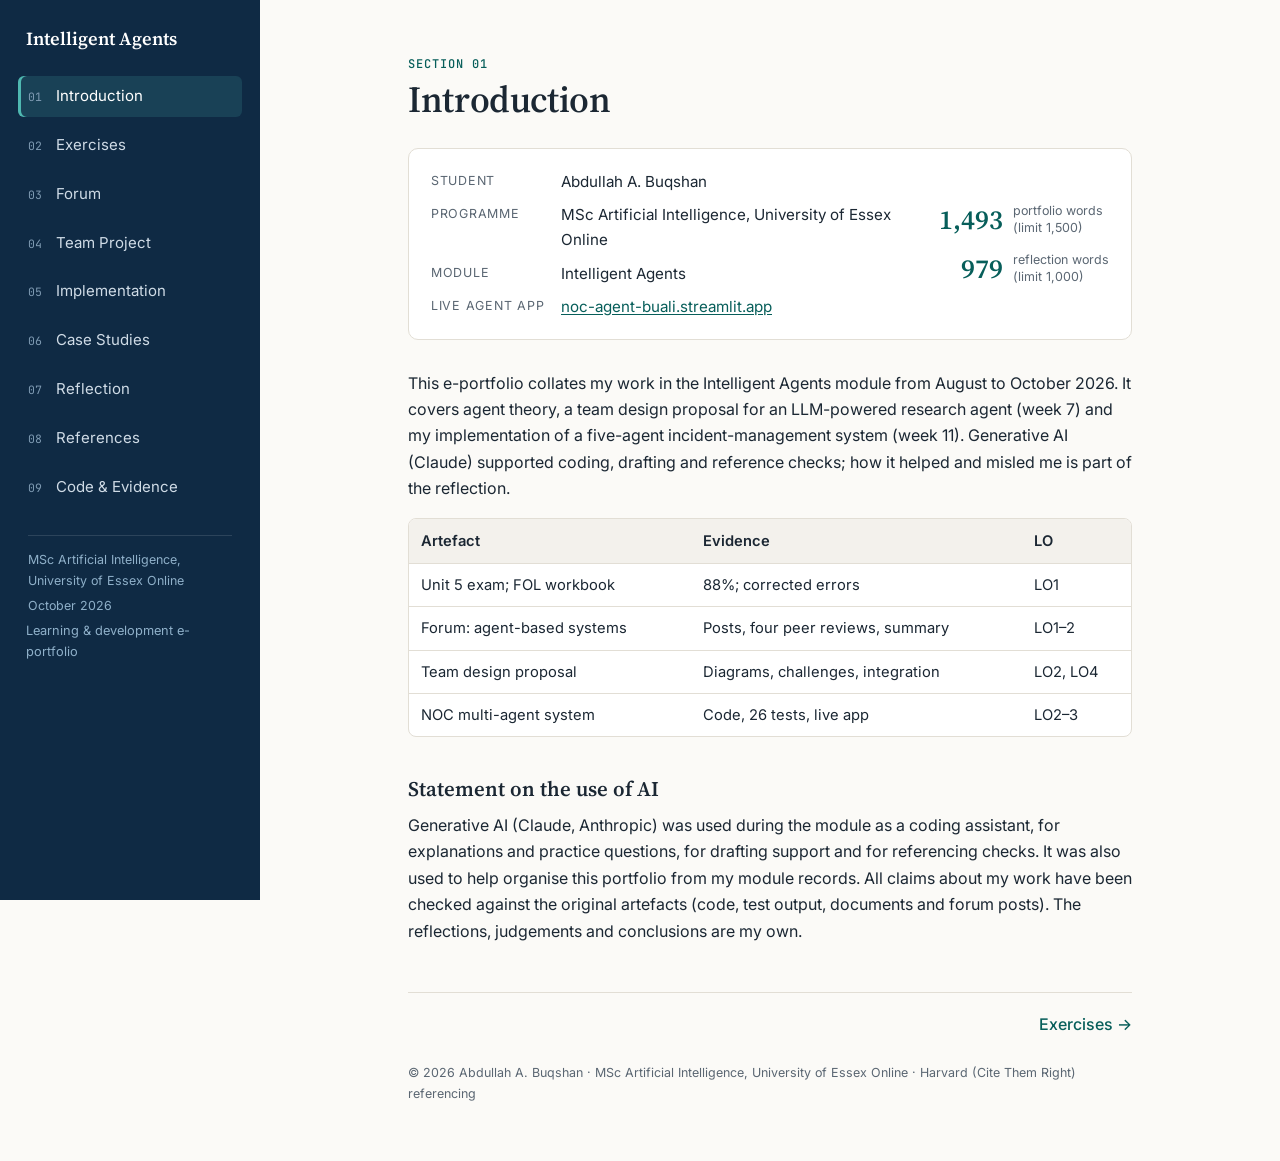
<file: index.html>
<!doctype html>
<html lang="en-GB">
<head>
<meta charset="utf-8">
<meta name="viewport" content="width=device-width, initial-scale=1">
<title>Introduction · Intelligent Agents E-Portfolio</title>
<meta name="description" content="E-portfolio of Abdullah A. Buqshan for the Intelligent Agents module, MSc Artificial Intelligence, University of Essex Online.">
<meta name="author" content="Abdullah A. Buqshan">
<link rel="preconnect" href="https://fonts.googleapis.com"><link rel="preconnect" href="https://fonts.gstatic.com" crossorigin>
<link href="https://fonts.googleapis.com/css2?family=Inter:wght@400;500;600;700&family=Source+Serif+4:opsz,wght@8..60,500;8..60,600&family=JetBrains+Mono:wght@400&display=swap" rel="stylesheet">
<link rel="stylesheet" href="assets/style.css">
<link rel="icon" href="data:image/svg+xml,%3Csvg xmlns='http://www.w3.org/2000/svg' viewBox='0 0 32 32'%3E%3Crect width='32' height='32' rx='7' fill='%230b7a75'/%3E%3Ctext x='16' y='22' font-family='Arial' font-size='15' font-weight='700' fill='white' text-anchor='middle'%3EIA%3C/text%3E%3C/svg%3E">
</head>
<body>
<a class="skip" href="#main">Skip to content</a>
<header class="top">
  <div class="brand"><span class="mark">IA</span><div><strong>Intelligent Agents</strong><span>E-Portfolio · Abdullah A. Buqshan</span></div></div>
  <button class="menu" aria-expanded="false" aria-controls="nav" onclick="const n=document.getElementById('nav');const o=n.classList.toggle('open');this.setAttribute('aria-expanded',o)">Menu</button>
</header>
<div class="shell">
<nav id="nav" aria-label="Sections"><ol><li><a href="index.html" aria-current="page"><span class="n">01</span>Introduction</a></li><li><a href="exercises.html"><span class="n">02</span>Exercises</a></li><li><a href="forum.html"><span class="n">03</span>Forum</a></li><li><a href="team-project.html"><span class="n">04</span>Team Project</a></li><li><a href="implementation.html"><span class="n">05</span>Implementation</a></li><li><a href="case-studies.html"><span class="n">06</span>Case Studies</a></li><li><a href="reflection.html"><span class="n">07</span>Reflection</a></li><li><a href="references.html"><span class="n">08</span>References</a></li><li><a href="code.html"><span class="n">09</span>Code & Evidence</a></li></ol>
<div class="navmeta"><p>MSc Artificial Intelligence, University of Essex Online</p><p>October 2026</p></div></nav>
<main id="main">
<p class="eyebrow">Section 01</p>
<h1>Introduction</h1>
<div class="cover">
<dl>
<div><dt>Student</dt><dd>Abdullah A. Buqshan</dd></div>
<div><dt>Programme</dt><dd>MSc Artificial Intelligence, University of Essex Online</dd></div>
<div><dt>Module</dt><dd>Intelligent Agents</dd></div>
<div><dt>Live agent app</dt><dd><a href="https://noc-agent-buali.streamlit.app">noc-agent-buali.streamlit.app</a></dd></div>
</dl>
<div class="wcount"><div><span class="big">1,493</span><span>portfolio words<br>(limit 1,500)</span></div><div><span class="big">979</span><span>reflection words<br>(limit 1,000)</span></div></div>
</div><p>This e-portfolio collates my work in the Intelligent Agents module from August to October 2026. It covers agent theory, a team design proposal for an LLM-powered research agent (week 7) and my implementation of a five-agent incident-management system (week 11). Generative AI (Claude) supported coding, drafting and reference checks; how it helped and misled me is part of the reflection.</p>
<div class="tbl"><table><thead><tr><th scope="col">Artefact</th><th scope="col">Evidence</th><th scope="col">LO</th></tr></thead><tbody><tr><td>Unit 5 exam; FOL workbook</td><td>88%; corrected errors</td><td>LO1</td></tr><tr><td>Forum: agent-based systems</td><td>Posts, four peer reviews, summary</td><td>LO1–2</td></tr><tr><td>Team design proposal</td><td>Diagrams, challenges, integration</td><td>LO2, LO4</td></tr><tr><td>NOC multi-agent system</td><td>Code, 26 tests, live app</td><td>LO2–3</td></tr></tbody></table></div><h3>Statement on the use of AI</h3><p>Generative AI (Claude, Anthropic) was used during the module as a coding assistant, for explanations and practice questions, for drafting support and for referencing checks. It was also used to help organise this portfolio from my module records. All claims about my work have been checked against the original artefacts (code, test output, documents and forum posts). The reflections, judgements and conclusions are my own.</p>
<div class="pager"><span></span><a class="pn next" href="exercises.html">Exercises →</a></div>
<footer><p>© 2026 Abdullah A. Buqshan · MSc Artificial Intelligence, University of Essex Online · Harvard (Cite Them Right) referencing</p></footer>
</main>
</div>
</body>
</html>
</file>
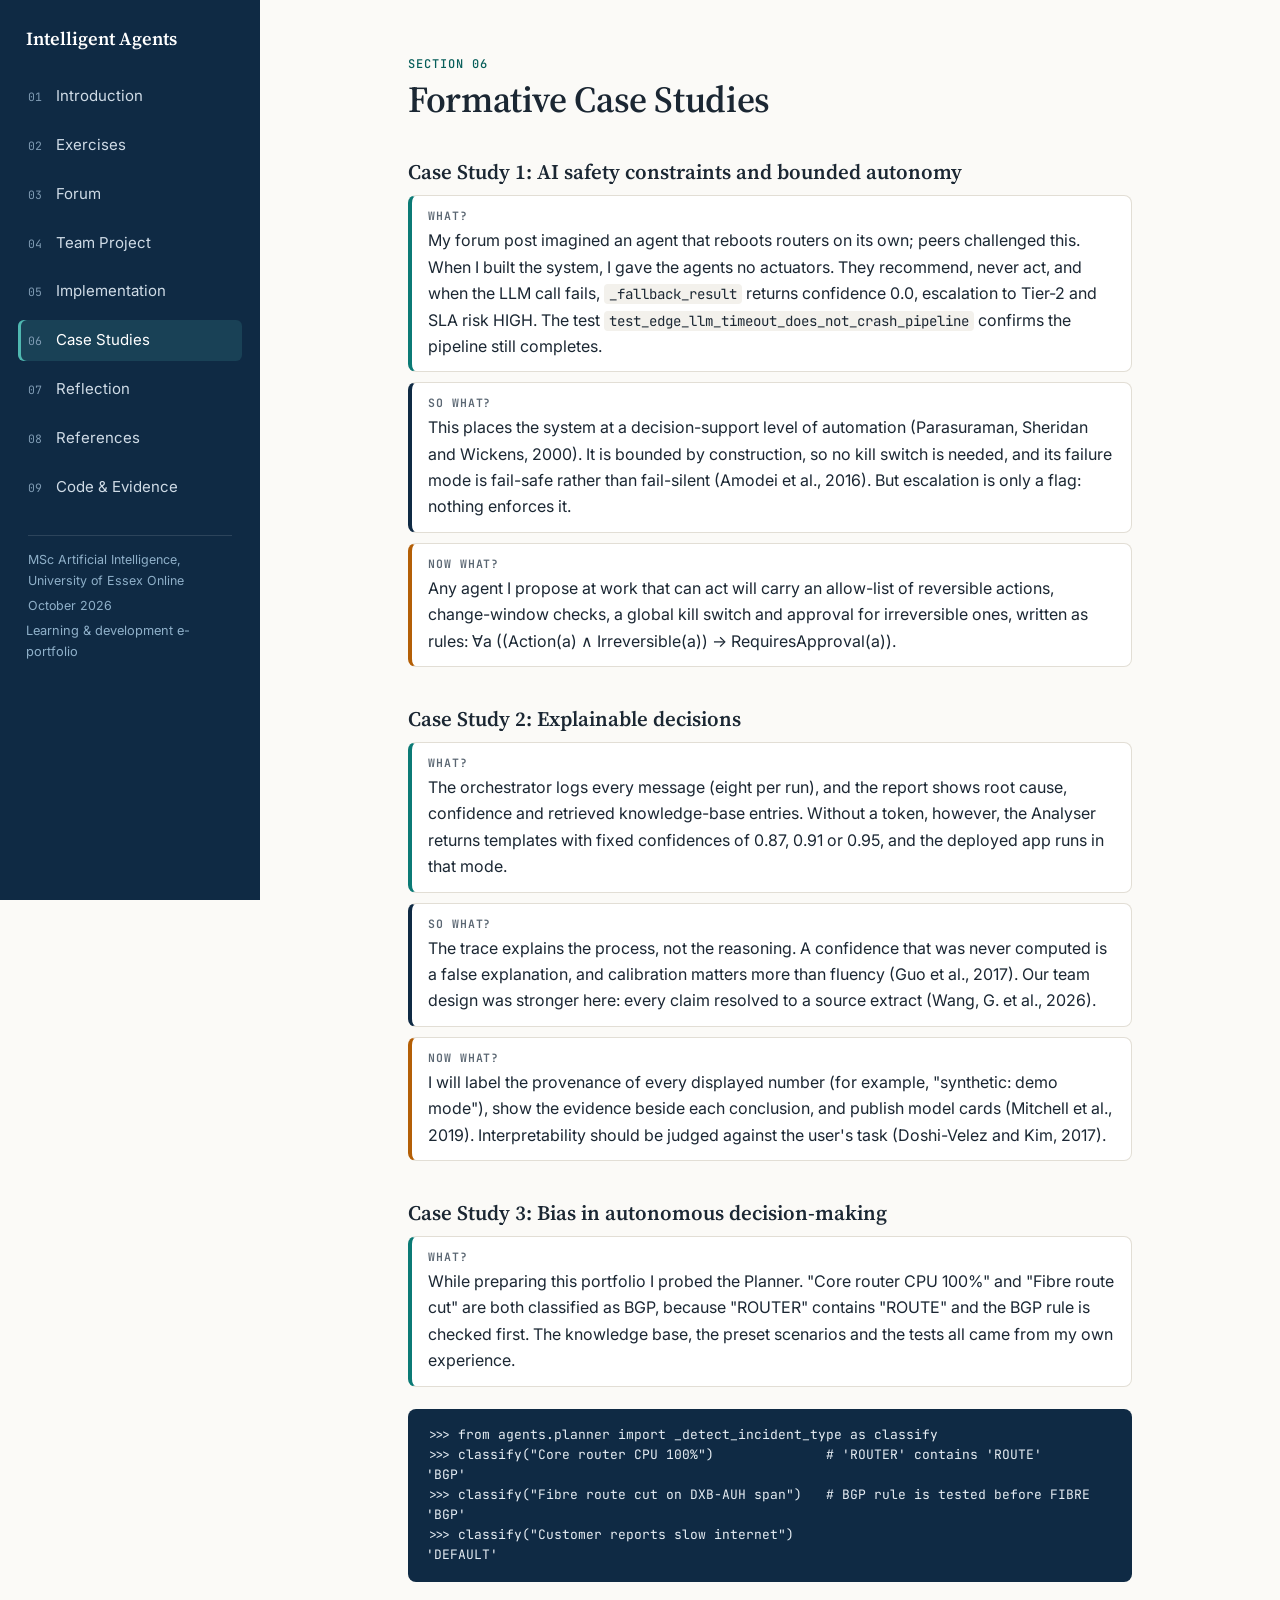
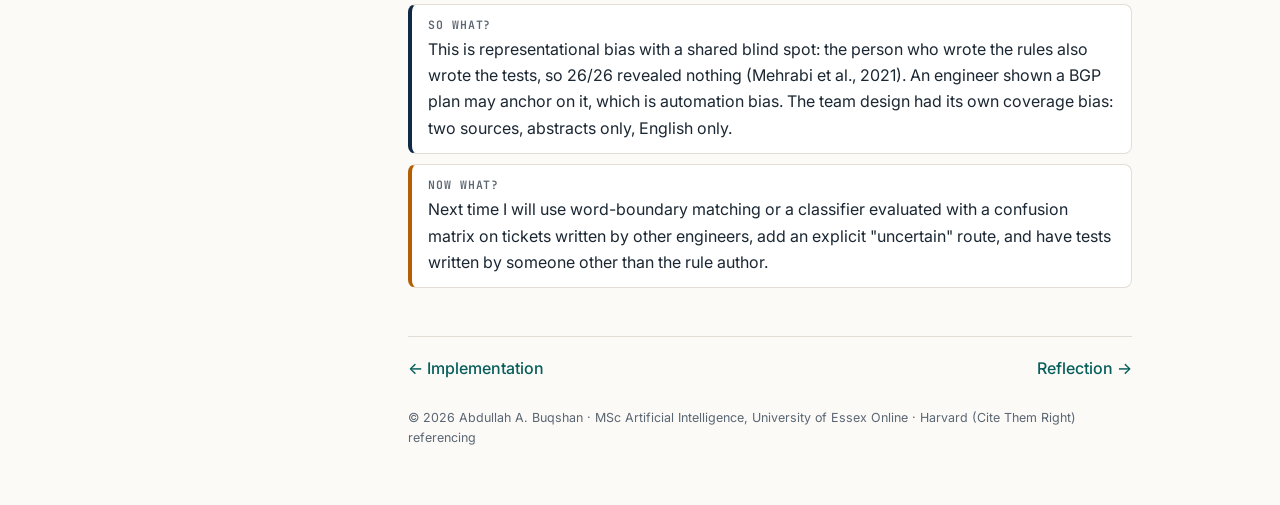
<file: case-studies.html>
<!doctype html>
<html lang="en-GB">
<head>
<meta charset="utf-8">
<meta name="viewport" content="width=device-width, initial-scale=1">
<title>Formative Case Studies · Intelligent Agents E-Portfolio</title>
<meta name="description" content="E-portfolio of Abdullah A. Buqshan for the Intelligent Agents module, MSc Artificial Intelligence, University of Essex Online.">
<meta name="author" content="Abdullah A. Buqshan">
<link rel="preconnect" href="https://fonts.googleapis.com"><link rel="preconnect" href="https://fonts.gstatic.com" crossorigin>
<link href="https://fonts.googleapis.com/css2?family=Inter:wght@400;500;600;700&family=Source+Serif+4:opsz,wght@8..60,500;8..60,600&family=JetBrains+Mono:wght@400&display=swap" rel="stylesheet">
<link rel="stylesheet" href="assets/style.css">
<link rel="icon" href="data:image/svg+xml,%3Csvg xmlns='http://www.w3.org/2000/svg' viewBox='0 0 32 32'%3E%3Crect width='32' height='32' rx='7' fill='%230b7a75'/%3E%3Ctext x='16' y='22' font-family='Arial' font-size='15' font-weight='700' fill='white' text-anchor='middle'%3EIA%3C/text%3E%3C/svg%3E">
</head>
<body>
<a class="skip" href="#main">Skip to content</a>
<header class="top">
  <div class="brand"><span class="mark">IA</span><div><strong>Intelligent Agents</strong><span>E-Portfolio · Abdullah A. Buqshan</span></div></div>
  <button class="menu" aria-expanded="false" aria-controls="nav" onclick="const n=document.getElementById('nav');const o=n.classList.toggle('open');this.setAttribute('aria-expanded',o)">Menu</button>
</header>
<div class="shell">
<nav id="nav" aria-label="Sections"><ol><li><a href="index.html"><span class="n">01</span>Introduction</a></li><li><a href="exercises.html"><span class="n">02</span>Exercises</a></li><li><a href="forum.html"><span class="n">03</span>Forum</a></li><li><a href="team-project.html"><span class="n">04</span>Team Project</a></li><li><a href="implementation.html"><span class="n">05</span>Implementation</a></li><li><a href="case-studies.html" aria-current="page"><span class="n">06</span>Case Studies</a></li><li><a href="reflection.html"><span class="n">07</span>Reflection</a></li><li><a href="references.html"><span class="n">08</span>References</a></li><li><a href="code.html"><span class="n">09</span>Code & Evidence</a></li></ol>
<div class="navmeta"><p>MSc Artificial Intelligence, University of Essex Online</p><p>October 2026</p></div></nav>
<main id="main">
<p class="eyebrow">Section 06</p>
<h1>Formative Case Studies</h1>
<h3>Case Study 1: AI safety constraints and bounded autonomy</h3>
<div class="rolfe">
<div class="r r-what"><span class="rl">What?</span><p>My forum post imagined an agent that reboots routers on its own; peers challenged this. When I built the system, I gave the agents no actuators. They recommend, never act, and when the LLM call fails, <code>_fallback_result</code> returns confidence 0.0, escalation to Tier-2 and SLA risk HIGH. The test <code>test_edge_llm_timeout_does_not_crash_pipeline</code> confirms the pipeline still completes.</p></div>
<div class="r r-so-what"><span class="rl">So what?</span><p>This places the system at a decision-support level of automation (Parasuraman, Sheridan and Wickens, 2000). It is bounded by construction, so no kill switch is needed, and its failure mode is fail-safe rather than fail-silent (Amodei et al., 2016). But escalation is only a flag: nothing enforces it.</p></div>
<div class="r r-now-what"><span class="rl">Now what?</span><p>Any agent I propose at work that can act will carry an allow-list of reversible actions, change-window checks, a global kill switch and approval for irreversible ones, written as rules: ∀a ((Action(a) ∧ Irreversible(a)) → RequiresApproval(a)).</p></div>
</div>
<h3>Case Study 2: Explainable decisions</h3>
<div class="rolfe">
<div class="r r-what"><span class="rl">What?</span><p>The orchestrator logs every message (eight per run), and the report shows root cause, confidence and retrieved knowledge-base entries. Without a token, however, the Analyser returns templates with fixed confidences of 0.87, 0.91 or 0.95, and the deployed app runs in that mode.</p></div>
<div class="r r-so-what"><span class="rl">So what?</span><p>The trace explains the process, not the reasoning. A confidence that was never computed is a false explanation, and calibration matters more than fluency (Guo et al., 2017). Our team design was stronger here: every claim resolved to a source extract (Wang, G. et al., 2026).</p></div>
<div class="r r-now-what"><span class="rl">Now what?</span><p>I will label the provenance of every displayed number (for example, "synthetic: demo mode"), show the evidence beside each conclusion, and publish model cards (Mitchell et al., 2019). Interpretability should be judged against the user's task (Doshi-Velez and Kim, 2017).</p></div>
</div>
<h3>Case Study 3: Bias in autonomous decision-making</h3>
<div class="rolfe">
<div class="r r-what"><span class="rl">What?</span><p>While preparing this portfolio I probed the Planner. "Core router CPU 100%" and "Fibre route cut" are both classified as BGP, because "ROUTER" contains "ROUTE" and the BGP rule is checked first. The knowledge base, the preset scenarios and the tests all came from my own experience.</p></div>
</div>
<pre class="code" data-lang="text"><code>&gt;&gt;&gt; from agents.planner import _detect_incident_type as classify
&gt;&gt;&gt; classify(&quot;Core router CPU 100%&quot;)              # &#x27;ROUTER&#x27; contains &#x27;ROUTE&#x27;
&#x27;BGP&#x27;
&gt;&gt;&gt; classify(&quot;Fibre route cut on DXB-AUH span&quot;)   # BGP rule is tested before FIBRE
&#x27;BGP&#x27;
&gt;&gt;&gt; classify(&quot;Customer reports slow internet&quot;)
&#x27;DEFAULT&#x27;
</code></pre>
<div class="rolfe">
<div class="r r-so-what"><span class="rl">So what?</span><p>This is representational bias with a shared blind spot: the person who wrote the rules also wrote the tests, so 26/26 revealed nothing (Mehrabi et al., 2021). An engineer shown a BGP plan may anchor on it, which is automation bias. The team design had its own coverage bias: two sources, abstracts only, English only.</p></div>
<div class="r r-now-what"><span class="rl">Now what?</span><p>Next time I will use word-boundary matching or a classifier evaluated with a confusion matrix on tickets written by other engineers, add an explicit "uncertain" route, and have tests written by someone other than the rule author.</p></div>
</div>
<div class="pager"><a class="pn prev" href="implementation.html">← Implementation</a><a class="pn next" href="reflection.html">Reflection →</a></div>
<footer><p>© 2026 Abdullah A. Buqshan · MSc Artificial Intelligence, University of Essex Online · Harvard (Cite Them Right) referencing</p></footer>
</main>
</div>
</body>
</html>
</file>
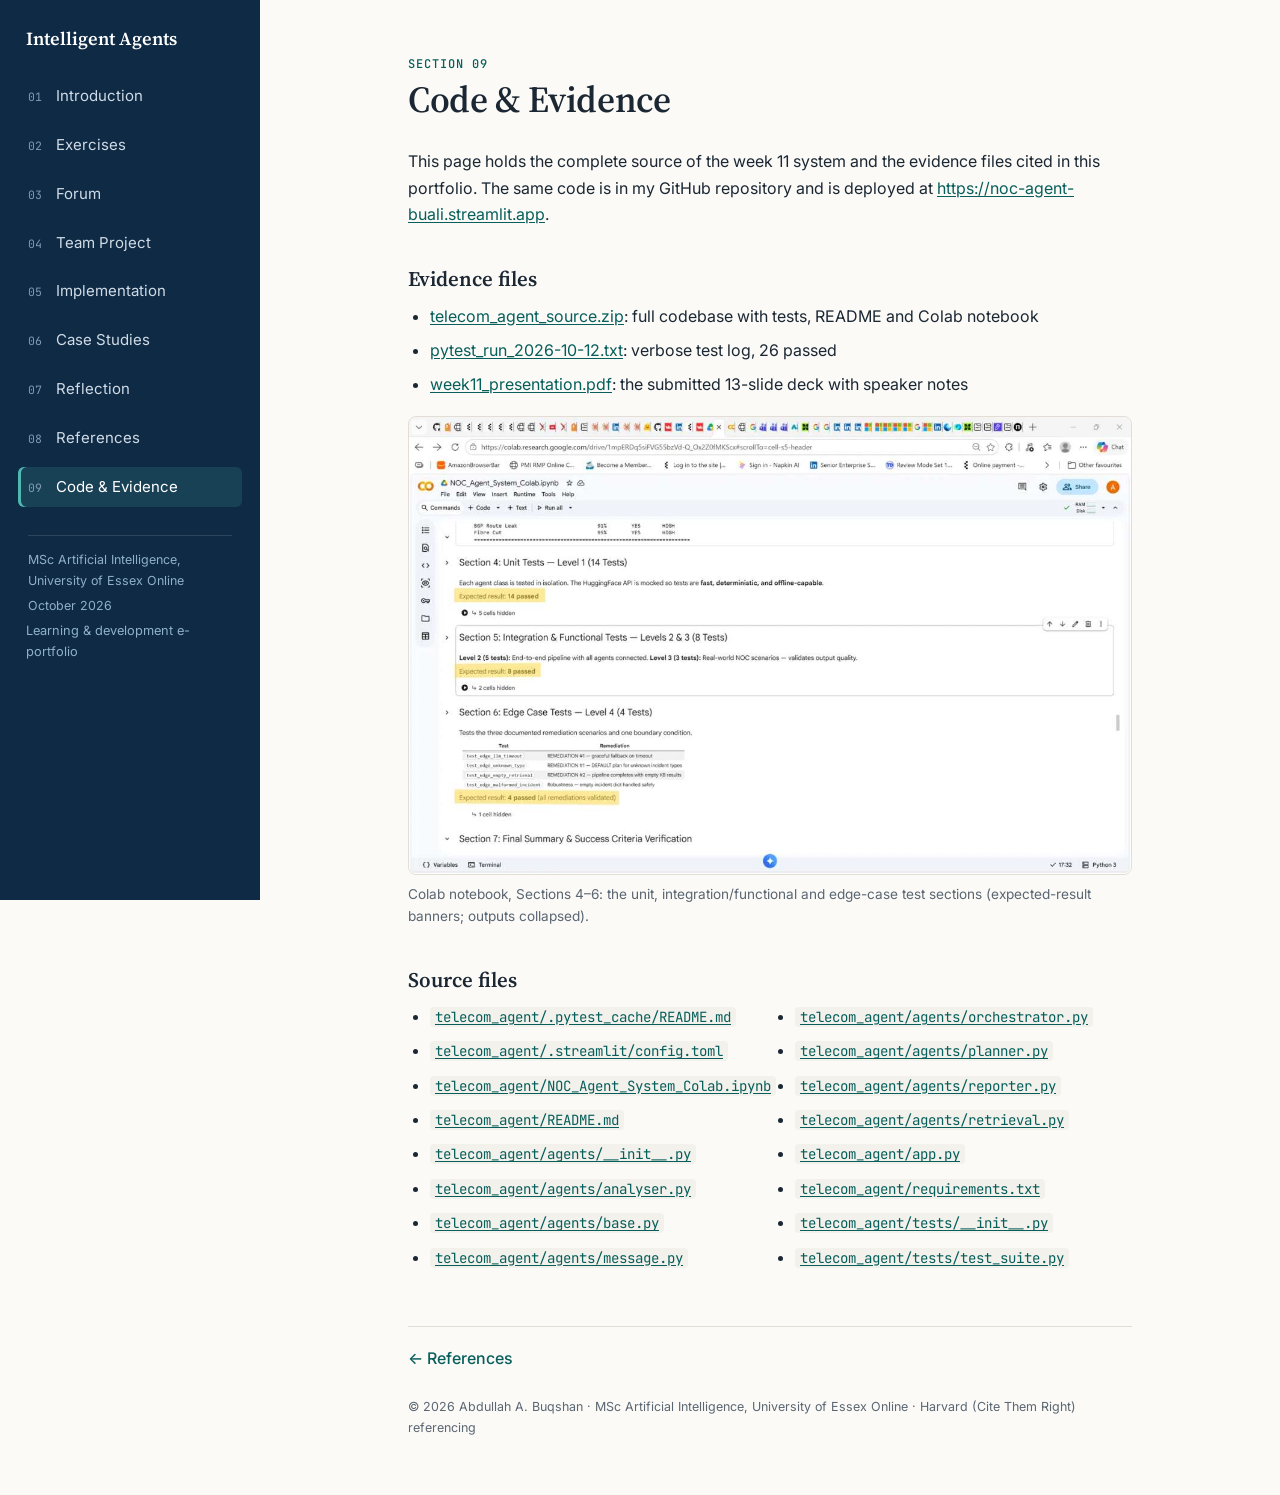
<file: code.html>
<!doctype html>
<html lang="en-GB">
<head>
<meta charset="utf-8">
<meta name="viewport" content="width=device-width, initial-scale=1">
<title>Code &amp; Evidence · Intelligent Agents E-Portfolio</title>
<meta name="description" content="E-portfolio of Abdullah A. Buqshan for the Intelligent Agents module, MSc Artificial Intelligence, University of Essex Online.">
<meta name="author" content="Abdullah A. Buqshan">
<link rel="preconnect" href="https://fonts.googleapis.com"><link rel="preconnect" href="https://fonts.gstatic.com" crossorigin>
<link href="https://fonts.googleapis.com/css2?family=Inter:wght@400;500;600;700&family=Source+Serif+4:opsz,wght@8..60,500;8..60,600&family=JetBrains+Mono:wght@400&display=swap" rel="stylesheet">
<link rel="stylesheet" href="assets/style.css">
<link rel="icon" href="data:image/svg+xml,%3Csvg xmlns='http://www.w3.org/2000/svg' viewBox='0 0 32 32'%3E%3Crect width='32' height='32' rx='7' fill='%230b7a75'/%3E%3Ctext x='16' y='22' font-family='Arial' font-size='15' font-weight='700' fill='white' text-anchor='middle'%3EIA%3C/text%3E%3C/svg%3E">
</head>
<body>
<a class="skip" href="#main">Skip to content</a>
<header class="top">
  <div class="brand"><span class="mark">IA</span><div><strong>Intelligent Agents</strong><span>E-Portfolio · Abdullah A. Buqshan</span></div></div>
  <button class="menu" aria-expanded="false" aria-controls="nav" onclick="const n=document.getElementById('nav');const o=n.classList.toggle('open');this.setAttribute('aria-expanded',o)">Menu</button>
</header>
<div class="shell">
<nav id="nav" aria-label="Sections"><ol><li><a href="index.html"><span class="n">01</span>Introduction</a></li><li><a href="exercises.html"><span class="n">02</span>Exercises</a></li><li><a href="forum.html"><span class="n">03</span>Forum</a></li><li><a href="team-project.html"><span class="n">04</span>Team Project</a></li><li><a href="implementation.html"><span class="n">05</span>Implementation</a></li><li><a href="case-studies.html"><span class="n">06</span>Case Studies</a></li><li><a href="reflection.html"><span class="n">07</span>Reflection</a></li><li><a href="references.html"><span class="n">08</span>References</a></li><li><a href="code.html" aria-current="page"><span class="n">09</span>Code & Evidence</a></li></ol>
<div class="navmeta"><p>MSc Artificial Intelligence, University of Essex Online</p><p>October 2026</p></div></nav>
<main id="main">
<p class="eyebrow">Section 09</p>
<h1>Code &amp; Evidence</h1>
<p>This page holds the complete source of the week 11 system and the evidence files cited in this portfolio. The same code is in my GitHub repository and is deployed at <a href="https://noc-agent-buali.streamlit.app">https://noc-agent-buali.streamlit.app</a>.</p>
<h3>Evidence files</h3>
<ul>
<li><a href="evidence/telecom_agent_source.zip">telecom_agent_source.zip</a>: full codebase with tests, README and Colab notebook</li>
<li><a href="evidence/pytest_run_2026-10-12.txt">pytest_run_2026-10-12.txt</a>: verbose test log, 26 passed</li>
<li><a href="evidence/week11_presentation.pdf">week11_presentation.pdf</a>: the submitted 13-slide deck with speaker notes</li>
</ul>
<figure><img src="img/tests.jpg" alt="Colab notebook test sections" loading="lazy"><figcaption>Colab notebook, Sections 4–6: the unit, integration/functional and edge-case test sections (expected-result banners; outputs collapsed).</figcaption></figure>
<h3>Source files</h3>
<ul class="files"><li><a href="code/telecom_agent/.pytest_cache/README.md"><code>telecom_agent/.pytest_cache/README.md</code></a></li><li><a href="code/telecom_agent/.streamlit/config.toml"><code>telecom_agent/.streamlit/config.toml</code></a></li><li><a href="code/telecom_agent/NOC_Agent_System_Colab.ipynb"><code>telecom_agent/NOC_Agent_System_Colab.ipynb</code></a></li><li><a href="code/telecom_agent/README.md"><code>telecom_agent/README.md</code></a></li><li><a href="code/telecom_agent/agents/__init__.py"><code>telecom_agent/agents/__init__.py</code></a></li><li><a href="code/telecom_agent/agents/analyser.py"><code>telecom_agent/agents/analyser.py</code></a></li><li><a href="code/telecom_agent/agents/base.py"><code>telecom_agent/agents/base.py</code></a></li><li><a href="code/telecom_agent/agents/message.py"><code>telecom_agent/agents/message.py</code></a></li><li><a href="code/telecom_agent/agents/orchestrator.py"><code>telecom_agent/agents/orchestrator.py</code></a></li><li><a href="code/telecom_agent/agents/planner.py"><code>telecom_agent/agents/planner.py</code></a></li><li><a href="code/telecom_agent/agents/reporter.py"><code>telecom_agent/agents/reporter.py</code></a></li><li><a href="code/telecom_agent/agents/retrieval.py"><code>telecom_agent/agents/retrieval.py</code></a></li><li><a href="code/telecom_agent/app.py"><code>telecom_agent/app.py</code></a></li><li><a href="code/telecom_agent/requirements.txt"><code>telecom_agent/requirements.txt</code></a></li><li><a href="code/telecom_agent/tests/__init__.py"><code>telecom_agent/tests/__init__.py</code></a></li><li><a href="code/telecom_agent/tests/test_suite.py"><code>telecom_agent/tests/test_suite.py</code></a></li></ul>
<div class="pager"><a class="pn prev" href="references.html">← References</a><span></span></div>
<footer><p>© 2026 Abdullah A. Buqshan · MSc Artificial Intelligence, University of Essex Online · Harvard (Cite Them Right) referencing</p></footer>
</main>
</div>
</body>
</html>
</file>
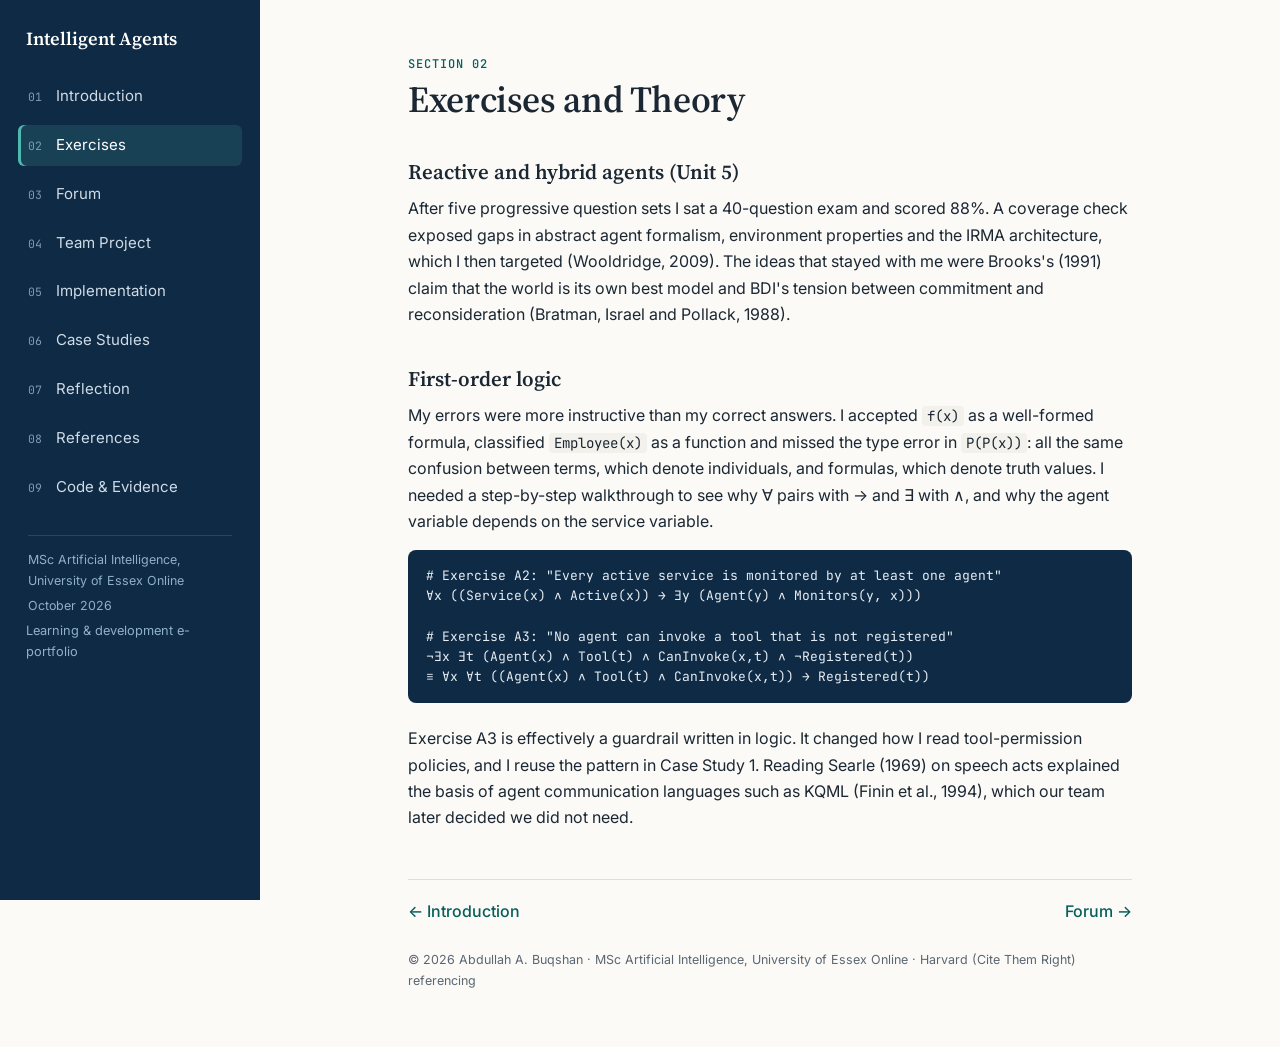
<file: exercises.html>
<!doctype html>
<html lang="en-GB">
<head>
<meta charset="utf-8">
<meta name="viewport" content="width=device-width, initial-scale=1">
<title>Exercises and Theory · Intelligent Agents E-Portfolio</title>
<meta name="description" content="E-portfolio of Abdullah A. Buqshan for the Intelligent Agents module, MSc Artificial Intelligence, University of Essex Online.">
<meta name="author" content="Abdullah A. Buqshan">
<link rel="preconnect" href="https://fonts.googleapis.com"><link rel="preconnect" href="https://fonts.gstatic.com" crossorigin>
<link href="https://fonts.googleapis.com/css2?family=Inter:wght@400;500;600;700&family=Source+Serif+4:opsz,wght@8..60,500;8..60,600&family=JetBrains+Mono:wght@400&display=swap" rel="stylesheet">
<link rel="stylesheet" href="assets/style.css">
<link rel="icon" href="data:image/svg+xml,%3Csvg xmlns='http://www.w3.org/2000/svg' viewBox='0 0 32 32'%3E%3Crect width='32' height='32' rx='7' fill='%230b7a75'/%3E%3Ctext x='16' y='22' font-family='Arial' font-size='15' font-weight='700' fill='white' text-anchor='middle'%3EIA%3C/text%3E%3C/svg%3E">
</head>
<body>
<a class="skip" href="#main">Skip to content</a>
<header class="top">
  <div class="brand"><span class="mark">IA</span><div><strong>Intelligent Agents</strong><span>E-Portfolio · Abdullah A. Buqshan</span></div></div>
  <button class="menu" aria-expanded="false" aria-controls="nav" onclick="const n=document.getElementById('nav');const o=n.classList.toggle('open');this.setAttribute('aria-expanded',o)">Menu</button>
</header>
<div class="shell">
<nav id="nav" aria-label="Sections"><ol><li><a href="index.html"><span class="n">01</span>Introduction</a></li><li><a href="exercises.html" aria-current="page"><span class="n">02</span>Exercises</a></li><li><a href="forum.html"><span class="n">03</span>Forum</a></li><li><a href="team-project.html"><span class="n">04</span>Team Project</a></li><li><a href="implementation.html"><span class="n">05</span>Implementation</a></li><li><a href="case-studies.html"><span class="n">06</span>Case Studies</a></li><li><a href="reflection.html"><span class="n">07</span>Reflection</a></li><li><a href="references.html"><span class="n">08</span>References</a></li><li><a href="code.html"><span class="n">09</span>Code & Evidence</a></li></ol>
<div class="navmeta"><p>MSc Artificial Intelligence, University of Essex Online</p><p>October 2026</p></div></nav>
<main id="main">
<p class="eyebrow">Section 02</p>
<h1>Exercises and Theory</h1>
<h3>Reactive and hybrid agents (Unit 5)</h3>
<p>After five progressive question sets I sat a 40-question exam and scored 88%. A coverage check exposed gaps in abstract agent formalism, environment properties and the IRMA architecture, which I then targeted (Wooldridge, 2009). The ideas that stayed with me were Brooks's (1991) claim that the world is its own best model and BDI's tension between commitment and reconsideration (Bratman, Israel and Pollack, 1988).</p>
<h3>First-order logic</h3>
<p>My errors were more instructive than my correct answers. I accepted <code>f(x)</code> as a well-formed formula, classified <code>Employee(x)</code> as a function and missed the type error in <code>P(P(x))</code>: all the same confusion between terms, which denote individuals, and formulas, which denote truth values. I needed a step-by-step walkthrough to see why ∀ pairs with → and ∃ with ∧, and why the agent variable depends on the service variable.</p>
<pre class="code" data-lang="text"><code># Exercise A2: &quot;Every active service is monitored by at least one agent&quot;
∀x ((Service(x) ∧ Active(x)) → ∃y (Agent(y) ∧ Monitors(y, x)))

# Exercise A3: &quot;No agent can invoke a tool that is not registered&quot;
¬∃x ∃t (Agent(x) ∧ Tool(t) ∧ CanInvoke(x,t) ∧ ¬Registered(t))
≡ ∀x ∀t ((Agent(x) ∧ Tool(t) ∧ CanInvoke(x,t)) → Registered(t))</code></pre>
<p>Exercise A3 is effectively a guardrail written in logic. It changed how I read tool-permission policies, and I reuse the pattern in Case Study 1. Reading Searle (1969) on speech acts explained the basis of agent communication languages such as KQML (Finin et al., 1994), which our team later decided we did not need.</p>
<div class="pager"><a class="pn prev" href="index.html">← Introduction</a><a class="pn next" href="forum.html">Forum →</a></div>
<footer><p>© 2026 Abdullah A. Buqshan · MSc Artificial Intelligence, University of Essex Online · Harvard (Cite Them Right) referencing</p></footer>
</main>
</div>
</body>
</html>
</file>
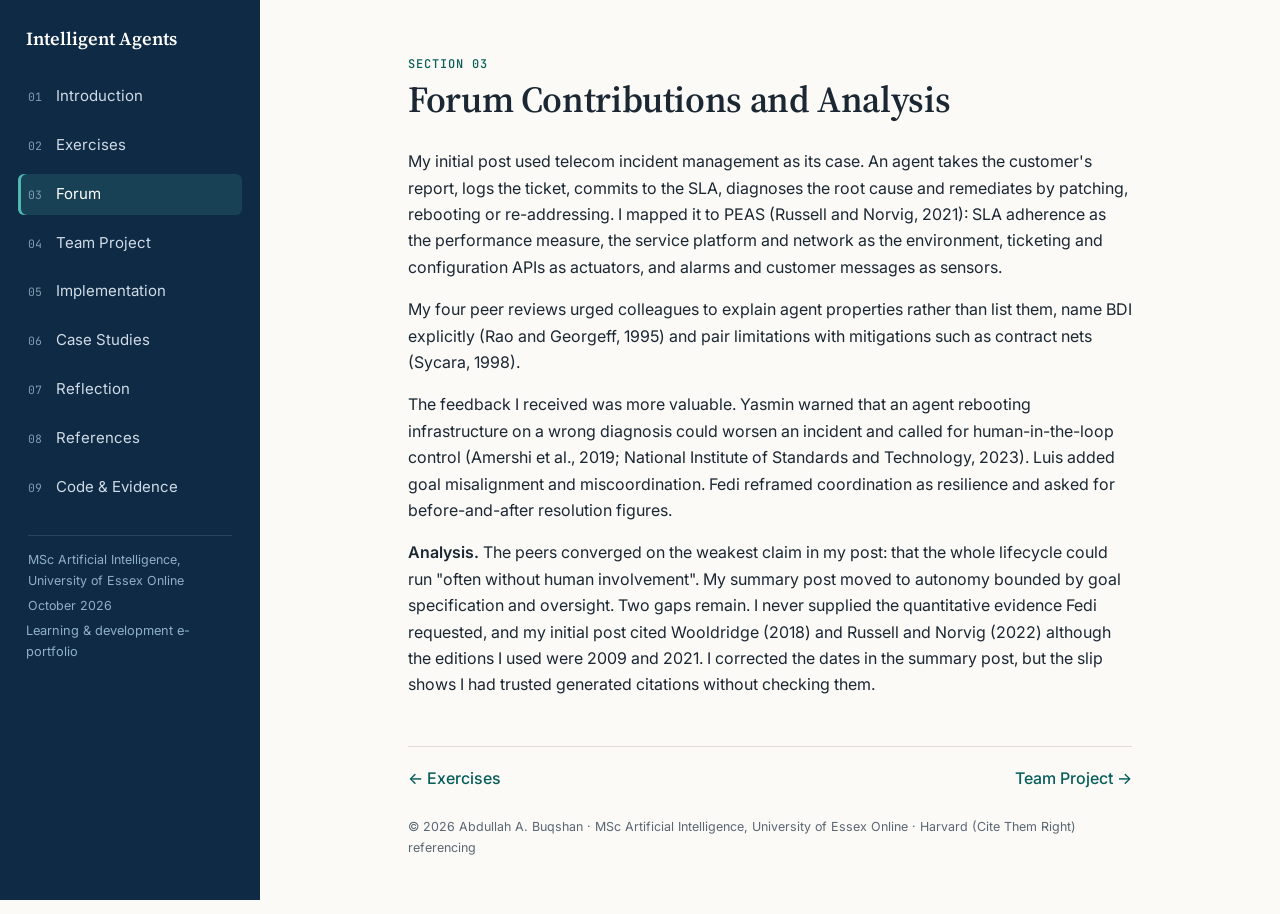
<file: forum.html>
<!doctype html>
<html lang="en-GB">
<head>
<meta charset="utf-8">
<meta name="viewport" content="width=device-width, initial-scale=1">
<title>Forum Contributions and Analysis · Intelligent Agents E-Portfolio</title>
<meta name="description" content="E-portfolio of Abdullah A. Buqshan for the Intelligent Agents module, MSc Artificial Intelligence, University of Essex Online.">
<meta name="author" content="Abdullah A. Buqshan">
<link rel="preconnect" href="https://fonts.googleapis.com"><link rel="preconnect" href="https://fonts.gstatic.com" crossorigin>
<link href="https://fonts.googleapis.com/css2?family=Inter:wght@400;500;600;700&family=Source+Serif+4:opsz,wght@8..60,500;8..60,600&family=JetBrains+Mono:wght@400&display=swap" rel="stylesheet">
<link rel="stylesheet" href="assets/style.css">
<link rel="icon" href="data:image/svg+xml,%3Csvg xmlns='http://www.w3.org/2000/svg' viewBox='0 0 32 32'%3E%3Crect width='32' height='32' rx='7' fill='%230b7a75'/%3E%3Ctext x='16' y='22' font-family='Arial' font-size='15' font-weight='700' fill='white' text-anchor='middle'%3EIA%3C/text%3E%3C/svg%3E">
</head>
<body>
<a class="skip" href="#main">Skip to content</a>
<header class="top">
  <div class="brand"><span class="mark">IA</span><div><strong>Intelligent Agents</strong><span>E-Portfolio · Abdullah A. Buqshan</span></div></div>
  <button class="menu" aria-expanded="false" aria-controls="nav" onclick="const n=document.getElementById('nav');const o=n.classList.toggle('open');this.setAttribute('aria-expanded',o)">Menu</button>
</header>
<div class="shell">
<nav id="nav" aria-label="Sections"><ol><li><a href="index.html"><span class="n">01</span>Introduction</a></li><li><a href="exercises.html"><span class="n">02</span>Exercises</a></li><li><a href="forum.html" aria-current="page"><span class="n">03</span>Forum</a></li><li><a href="team-project.html"><span class="n">04</span>Team Project</a></li><li><a href="implementation.html"><span class="n">05</span>Implementation</a></li><li><a href="case-studies.html"><span class="n">06</span>Case Studies</a></li><li><a href="reflection.html"><span class="n">07</span>Reflection</a></li><li><a href="references.html"><span class="n">08</span>References</a></li><li><a href="code.html"><span class="n">09</span>Code & Evidence</a></li></ol>
<div class="navmeta"><p>MSc Artificial Intelligence, University of Essex Online</p><p>October 2026</p></div></nav>
<main id="main">
<p class="eyebrow">Section 03</p>
<h1>Forum Contributions and Analysis</h1>
<p>My initial post used telecom incident management as its case. An agent takes the customer's report, logs the ticket, commits to the SLA, diagnoses the root cause and remediates by patching, rebooting or re-addressing. I mapped it to PEAS (Russell and Norvig, 2021): SLA adherence as the performance measure, the service platform and network as the environment, ticketing and configuration APIs as actuators, and alarms and customer messages as sensors.</p>
<p>My four peer reviews urged colleagues to explain agent properties rather than list them, name BDI explicitly (Rao and Georgeff, 1995) and pair limitations with mitigations such as contract nets (Sycara, 1998).</p>
<p>The feedback I received was more valuable. Yasmin warned that an agent rebooting infrastructure on a wrong diagnosis could worsen an incident and called for human-in-the-loop control (Amershi et al., 2019; National Institute of Standards and Technology, 2023). Luis added goal misalignment and miscoordination. Fedi reframed coordination as resilience and asked for before-and-after resolution figures.</p>
<p><strong>Analysis.</strong> The peers converged on the weakest claim in my post: that the whole lifecycle could run "often without human involvement". My summary post moved to autonomy bounded by goal specification and oversight. Two gaps remain. I never supplied the quantitative evidence Fedi requested, and my initial post cited Wooldridge (2018) and Russell and Norvig (2022) although the editions I used were 2009 and 2021. I corrected the dates in the summary post, but the slip shows I had trusted generated citations without checking them.</p>
<div class="pager"><a class="pn prev" href="exercises.html">← Exercises</a><a class="pn next" href="team-project.html">Team Project →</a></div>
<footer><p>© 2026 Abdullah A. Buqshan · MSc Artificial Intelligence, University of Essex Online · Harvard (Cite Them Right) referencing</p></footer>
</main>
</div>
</body>
</html>
</file>
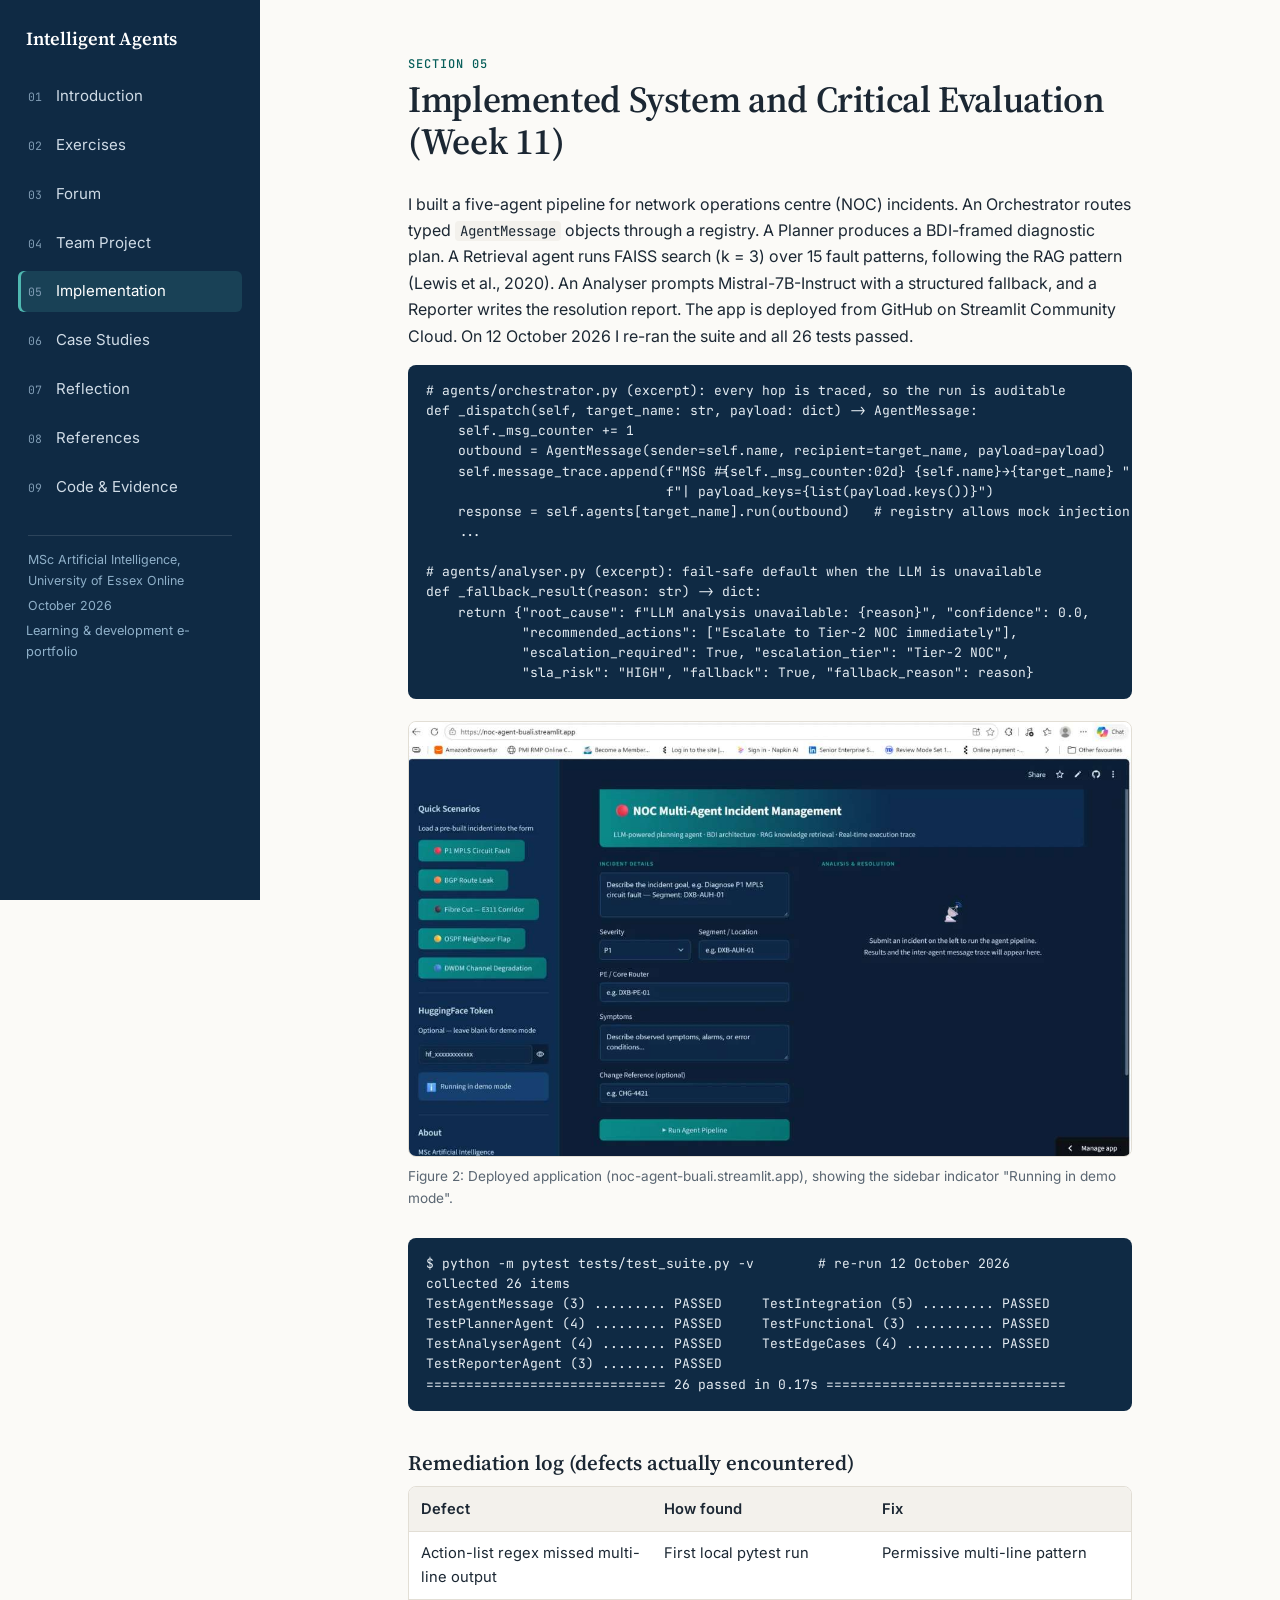
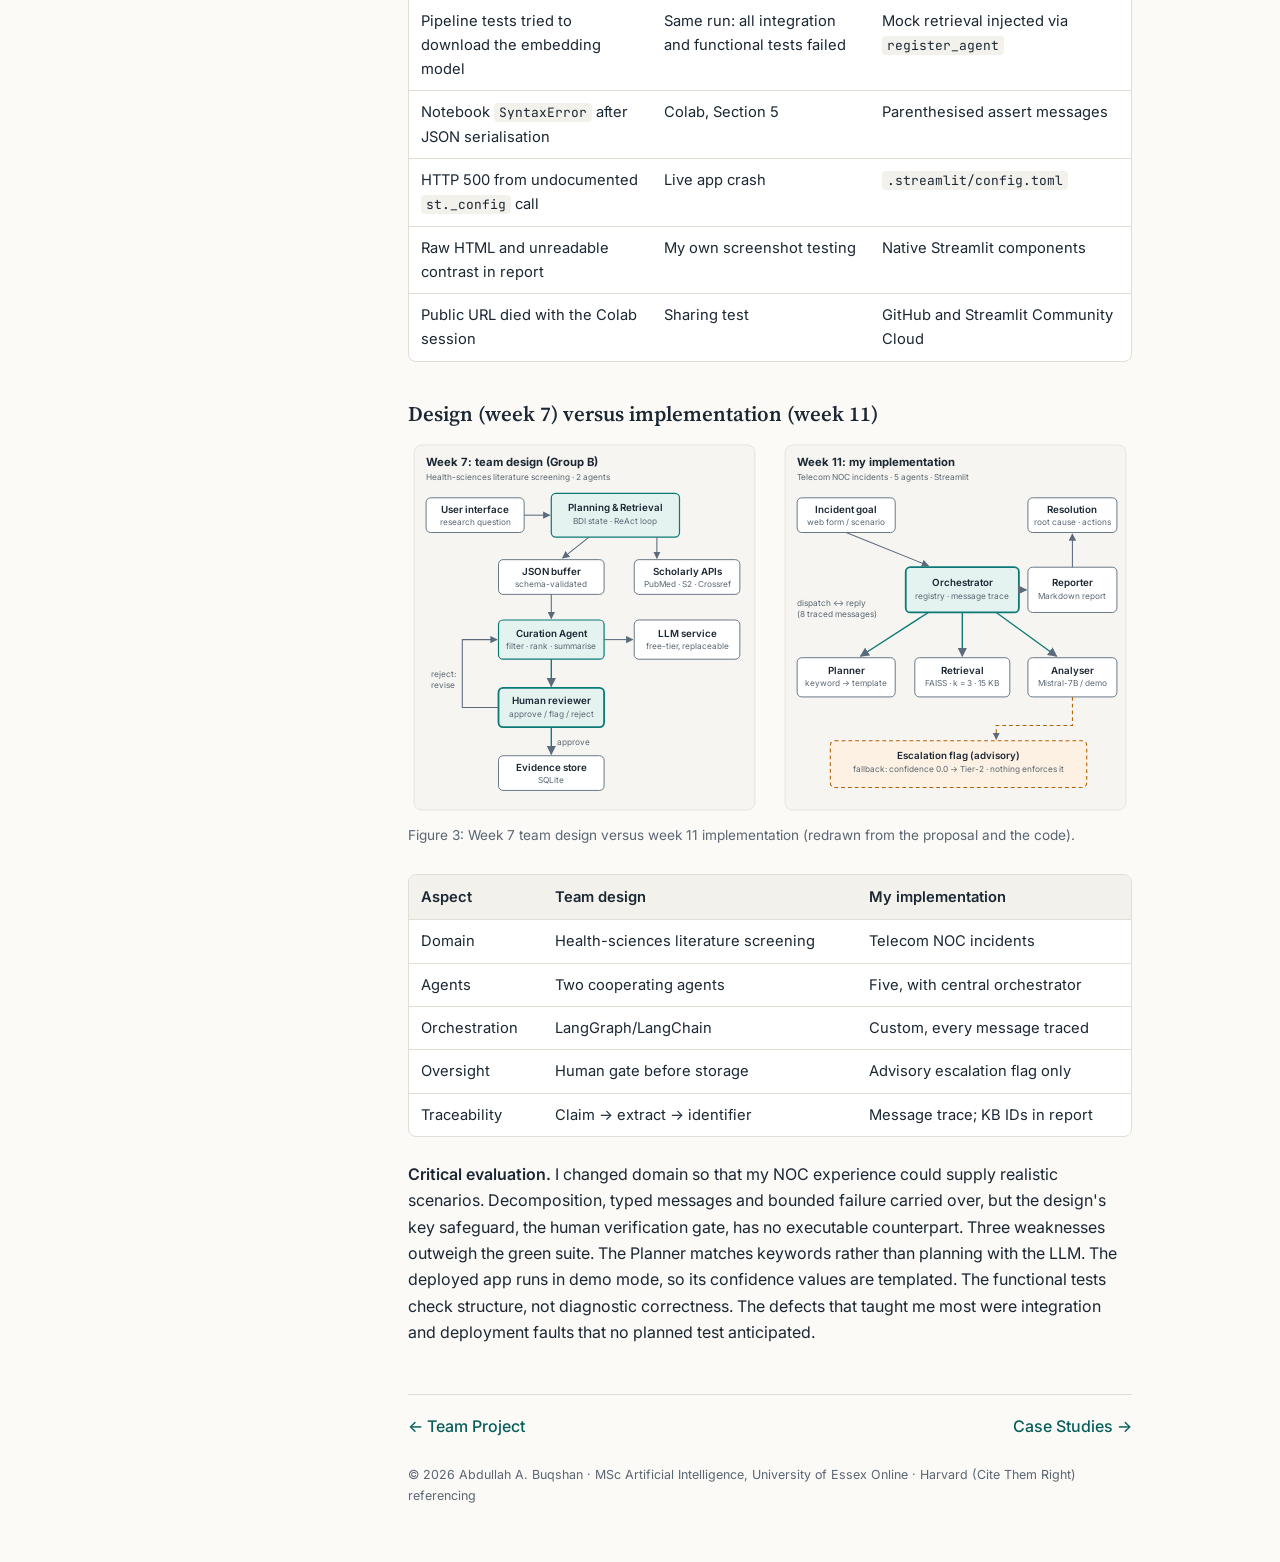
<file: implementation.html>
<!doctype html>
<html lang="en-GB">
<head>
<meta charset="utf-8">
<meta name="viewport" content="width=device-width, initial-scale=1">
<title>Implemented System and Critical Evaluation (Week 11) · Intelligent Agents E-Portfolio</title>
<meta name="description" content="E-portfolio of Abdullah A. Buqshan for the Intelligent Agents module, MSc Artificial Intelligence, University of Essex Online.">
<meta name="author" content="Abdullah A. Buqshan">
<link rel="preconnect" href="https://fonts.googleapis.com"><link rel="preconnect" href="https://fonts.gstatic.com" crossorigin>
<link href="https://fonts.googleapis.com/css2?family=Inter:wght@400;500;600;700&family=Source+Serif+4:opsz,wght@8..60,500;8..60,600&family=JetBrains+Mono:wght@400&display=swap" rel="stylesheet">
<link rel="stylesheet" href="assets/style.css">
<link rel="icon" href="data:image/svg+xml,%3Csvg xmlns='http://www.w3.org/2000/svg' viewBox='0 0 32 32'%3E%3Crect width='32' height='32' rx='7' fill='%230b7a75'/%3E%3Ctext x='16' y='22' font-family='Arial' font-size='15' font-weight='700' fill='white' text-anchor='middle'%3EIA%3C/text%3E%3C/svg%3E">
</head>
<body>
<a class="skip" href="#main">Skip to content</a>
<header class="top">
  <div class="brand"><span class="mark">IA</span><div><strong>Intelligent Agents</strong><span>E-Portfolio · Abdullah A. Buqshan</span></div></div>
  <button class="menu" aria-expanded="false" aria-controls="nav" onclick="const n=document.getElementById('nav');const o=n.classList.toggle('open');this.setAttribute('aria-expanded',o)">Menu</button>
</header>
<div class="shell">
<nav id="nav" aria-label="Sections"><ol><li><a href="index.html"><span class="n">01</span>Introduction</a></li><li><a href="exercises.html"><span class="n">02</span>Exercises</a></li><li><a href="forum.html"><span class="n">03</span>Forum</a></li><li><a href="team-project.html"><span class="n">04</span>Team Project</a></li><li><a href="implementation.html" aria-current="page"><span class="n">05</span>Implementation</a></li><li><a href="case-studies.html"><span class="n">06</span>Case Studies</a></li><li><a href="reflection.html"><span class="n">07</span>Reflection</a></li><li><a href="references.html"><span class="n">08</span>References</a></li><li><a href="code.html"><span class="n">09</span>Code & Evidence</a></li></ol>
<div class="navmeta"><p>MSc Artificial Intelligence, University of Essex Online</p><p>October 2026</p></div></nav>
<main id="main">
<p class="eyebrow">Section 05</p>
<h1>Implemented System and Critical Evaluation (Week 11)</h1>
<p>I built a five-agent pipeline for network operations centre (NOC) incidents. An Orchestrator routes typed <code>AgentMessage</code> objects through a registry. A Planner produces a BDI-framed diagnostic plan. A Retrieval agent runs FAISS search (k = 3) over 15 fault patterns, following the RAG pattern (Lewis et al., 2020). An Analyser prompts Mistral-7B-Instruct with a structured fallback, and a Reporter writes the resolution report. The app is deployed from GitHub on Streamlit Community Cloud. On 12 October 2026 I re-ran the suite and all 26 tests passed.</p>
<pre class="code" data-lang="python"><code># agents/orchestrator.py (excerpt): every hop is traced, so the run is auditable
def _dispatch(self, target_name: str, payload: dict) -&gt; AgentMessage:
    self._msg_counter += 1
    outbound = AgentMessage(sender=self.name, recipient=target_name, payload=payload)
    self.message_trace.append(f&quot;MSG #{self._msg_counter:02d} {self.name}→{target_name} &quot;
                              f&quot;| payload_keys={list(payload.keys())}&quot;)
    response = self.agents[target_name].run(outbound)   # registry allows mock injection in tests
    ...

# agents/analyser.py (excerpt): fail-safe default when the LLM is unavailable
def _fallback_result(reason: str) -&gt; dict:
    return {&quot;root_cause&quot;: f&quot;LLM analysis unavailable: {reason}&quot;, &quot;confidence&quot;: 0.0,
            &quot;recommended_actions&quot;: [&quot;Escalate to Tier-2 NOC immediately&quot;],
            &quot;escalation_required&quot;: True, &quot;escalation_tier&quot;: &quot;Tier-2 NOC&quot;,
            &quot;sla_risk&quot;: &quot;HIGH&quot;, &quot;fallback&quot;: True, &quot;fallback_reason&quot;: reason}
</code></pre>
<figure><img src="img/app.jpg" alt="Figure 2: Deployed application (noc-agent-buali.streamlit.app), showing the sidebar indicator &quot;Running in demo mode&quot;." loading="lazy"><figcaption>Figure 2: Deployed application (noc-agent-buali.streamlit.app), showing the sidebar indicator "Running in demo mode".</figcaption></figure>
<pre class="code" data-lang="text"><code>$ python -m pytest tests/test_suite.py -v        # re-run 12 October 2026
collected 26 items
TestAgentMessage (3) ......... PASSED     TestIntegration (5) ......... PASSED
TestPlannerAgent (4) ......... PASSED     TestFunctional (3) .......... PASSED
TestAnalyserAgent (4) ........ PASSED     TestEdgeCases (4) ........... PASSED
TestReporterAgent (3) ........ PASSED
============================== 26 passed in 0.17s ==============================
</code></pre>
<h3>Remediation log (defects actually encountered)</h3>
<div class="tbl"><table><thead><tr><th scope="col">Defect</th><th scope="col">How found</th><th scope="col">Fix</th></tr></thead><tbody><tr><td>Action-list regex missed multi-line output</td><td>First local pytest run</td><td>Permissive multi-line pattern</td></tr><tr><td>Pipeline tests tried to download the embedding model</td><td>Same run: all integration and functional tests failed</td><td>Mock retrieval injected via <code>register_agent</code></td></tr><tr><td>Notebook <code>SyntaxError</code> after JSON serialisation</td><td>Colab, Section 5</td><td>Parenthesised assert messages</td></tr><tr><td>HTTP 500 from undocumented <code>st._config</code> call</td><td>Live app crash</td><td><code>.streamlit/config.toml</code></td></tr><tr><td>Raw HTML and unreadable contrast in report</td><td>My own screenshot testing</td><td>Native Streamlit components</td></tr><tr><td>Public URL died with the Colab session</td><td>Sharing test</td><td>GitHub and Streamlit Community Cloud</td></tr></tbody></table></div>
<h3>Design (week 7) versus implementation (week 11)</h3>
<figure class="svgfig"><svg xmlns="http://www.w3.org/2000/svg" viewBox="0 0 960 500" role="img" aria-labelledby="archT archD" class="arch" font-family="Inter, system-ui, sans-serif">
  <title id="archT">Week 7 team design versus week 11 implementation</title>
  <desc id="archD">Left: two-agent design with a human verification gate before the evidence store. Right: five-agent implementation in which a central orchestrator routes messages to planner, retrieval, analyser and reporter, with an advisory escalation flag instead of a human gate.</desc>
  <defs>
    <marker id="ah" viewBox="0 0 10 10" refX="9" refY="5" markerWidth="7" markerHeight="7" orient="auto-start-reverse"><path d="M0,0 L10,5 L0,10 z" class="ahead"/></marker>
  </defs>
  <style>
    .arch .panel{fill:var(--svg-panel,#f6f8fa);stroke:var(--svg-rule,#d5dce3)}
    .arch .box{fill:var(--svg-box,#ffffff);stroke:var(--svg-line,#5b6b7b);stroke-width:1.2}
    .arch .key{fill:var(--svg-accent-bg,#e3f2f1);stroke:var(--svg-accent,#0b7a75);stroke-width:1.6}
    .arch .warn{fill:var(--svg-warn-bg,#fdf0e1);stroke:var(--svg-warn,#b45f06);stroke-width:1.4;stroke-dasharray:5 4}
    .arch text{fill:var(--svg-ink,#1b2733);font-size:13px}
    .arch .t{font-weight:600}
    .arch .s{font-size:11px;fill:var(--svg-muted,#556270)}
    .arch .h{font-size:15px;font-weight:700}
    .arch .ln{stroke:var(--svg-line,#5b6b7b);stroke-width:1.4;fill:none}
    .arch .lnA{stroke:var(--svg-accent,#0b7a75);stroke-width:1.8;fill:none}
    .arch .lnW{stroke:var(--svg-warn,#b45f06);stroke-width:1.4;fill:none;stroke-dasharray:5 4}
    .arch .ahead{fill:var(--svg-line,#5b6b7b)}
  </style>

  <!-- LEFT PANEL: design -->
  <rect class="panel" x="8" y="8" width="452" height="484" rx="10"/>
  <text class="h" x="24" y="36">Week 7: team design (Group B)</text>
  <text class="s" x="24" y="54">Health-sciences literature screening · 2 agents</text>

  <rect class="box" x="24" y="78" width="130" height="46" rx="6"/><text class="t" x="89" y="98" text-anchor="middle">User interface</text><text class="s" x="89" y="114" text-anchor="middle">research question</text>
  <rect class="key" x="190" y="72" width="170" height="58" rx="6"/><text class="t" x="275" y="96" text-anchor="middle">Planning &amp; Retrieval</text><text class="s" x="275" y="113" text-anchor="middle">BDI state · ReAct loop</text>
  <rect class="box" x="300" y="160" width="140" height="46" rx="6"/><text class="t" x="370" y="180" text-anchor="middle">Scholarly APIs</text><text class="s" x="370" y="196" text-anchor="middle">PubMed · S2 · Crossref</text>
  <rect class="box" x="120" y="160" width="140" height="46" rx="6"/><text class="t" x="190" y="180" text-anchor="middle">JSON buffer</text><text class="s" x="190" y="196" text-anchor="middle">schema-validated</text>
  <rect class="key" x="120" y="240" width="140" height="52" rx="6"/><text class="t" x="190" y="262" text-anchor="middle">Curation Agent</text><text class="s" x="190" y="278" text-anchor="middle">filter · rank · summarise</text>
  <rect class="box" x="300" y="240" width="140" height="52" rx="6"/><text class="t" x="370" y="262" text-anchor="middle">LLM service</text><text class="s" x="370" y="278" text-anchor="middle">free-tier, replaceable</text>
  <rect class="key" x="120" y="330" width="140" height="52" rx="6" style="stroke-width:2.4"/><text class="t" x="190" y="352" text-anchor="middle">Human reviewer</text><text class="s" x="190" y="368" text-anchor="middle">approve / flag / reject</text>
  <rect class="box" x="120" y="420" width="140" height="46" rx="6"/><text class="t" x="190" y="440" text-anchor="middle">Evidence store</text><text class="s" x="190" y="456" text-anchor="middle">SQLite</text>

  <path class="ln" d="M154 101 H188" marker-end="url(#ah)"/>
  <path class="ln" d="M330 130 V158" marker-end="url(#ah)"/>
  <path class="ln" d="M240 130 L205 158" marker-end="url(#ah)"/>
  <path class="ln" d="M190 206 V238" marker-end="url(#ah)"/>
  <path class="ln" d="M260 266 H298" marker-end="url(#ah)"/>
  <path class="lnA" d="M190 292 V328" marker-end="url(#ah)"/>
  <path class="lnA" d="M190 382 V418" marker-end="url(#ah)"/>
  <text class="s" x="198" y="406">approve</text>
  <path class="ln" d="M120 356 H72 V266 H118" marker-end="url(#ah)"/>
  <text class="s" x="30" y="316">reject:</text><text class="s" x="30" y="330">revise</text>

  <!-- RIGHT PANEL: implementation -->
  <rect class="panel" x="500" y="8" width="452" height="484" rx="10"/>
  <text class="h" x="516" y="36">Week 11: my implementation</text>
  <text class="s" x="516" y="54">Telecom NOC incidents · 5 agents · Streamlit</text>

  <rect class="box" x="516" y="78" width="130" height="46" rx="6"/><text class="t" x="581" y="98" text-anchor="middle">Incident goal</text><text class="s" x="581" y="114" text-anchor="middle">web form / scenario</text>
  <rect class="key" x="660" y="170" width="150" height="60" rx="6" style="stroke-width:2.4"/><text class="t" x="735" y="195" text-anchor="middle">Orchestrator</text><text class="s" x="735" y="212" text-anchor="middle">registry · message trace</text>

  <rect class="box" x="516" y="290" width="130" height="52" rx="6"/><text class="t" x="581" y="312" text-anchor="middle">Planner</text><text class="s" x="581" y="328" text-anchor="middle">keyword → template</text>
  <rect class="box" x="672" y="290" width="126" height="52" rx="6"/><text class="t" x="735" y="312" text-anchor="middle">Retrieval</text><text class="s" x="735" y="328" text-anchor="middle">FAISS · k = 3 · 15 KB</text>
  <rect class="box" x="822" y="290" width="118" height="52" rx="6"/><text class="t" x="881" y="312" text-anchor="middle">Analyser</text><text class="s" x="881" y="328" text-anchor="middle">Mistral-7B / demo</text>
  <rect class="box" x="822" y="170" width="118" height="60" rx="6"/><text class="t" x="881" y="195" text-anchor="middle">Reporter</text><text class="s" x="881" y="212" text-anchor="middle">Markdown report</text>
  <rect class="box" x="822" y="78" width="118" height="46" rx="6"/><text class="t" x="881" y="98" text-anchor="middle">Resolution</text><text class="s" x="881" y="114" text-anchor="middle">root cause · actions</text>
  <rect class="warn" x="560" y="400" width="340" height="62" rx="6"/><text class="t" x="730" y="424" text-anchor="middle">Escalation flag (advisory)</text><text class="s" x="730" y="442" text-anchor="middle">fallback: confidence 0.0 → Tier-2 · nothing enforces it</text>

  <path class="ln" d="M581 124 L690 168" marker-end="url(#ah)"/>
  <path class="lnA" d="M690 230 L600 288" marker-end="url(#ah)"/>
  <path class="lnA" d="M735 230 V288" marker-end="url(#ah)"/>
  <path class="lnA" d="M780 230 L860 288" marker-end="url(#ah)"/>
  <path class="lnA" d="M810 200 H820" marker-end="url(#ah)"/>
  <path class="ln" d="M881 170 V126" marker-end="url(#ah)"/>
  <path class="lnW" d="M881 342 V380 H780 V398" marker-end="url(#ah)"/>
  <text class="s" x="516" y="222">dispatch ↔ reply</text><text class="s" x="516" y="236">(8 traced messages)</text>
</svg>
<figcaption>Figure 3: Week 7 team design versus week 11 implementation (redrawn from the proposal and the code).</figcaption></figure>
<div class="tbl"><table><thead><tr><th scope="col">Aspect</th><th scope="col">Team design</th><th scope="col">My implementation</th></tr></thead><tbody><tr><td>Domain</td><td>Health-sciences literature screening</td><td>Telecom NOC incidents</td></tr><tr><td>Agents</td><td>Two cooperating agents</td><td>Five, with central orchestrator</td></tr><tr><td>Orchestration</td><td>LangGraph/LangChain</td><td>Custom, every message traced</td></tr><tr><td>Oversight</td><td>Human gate before storage</td><td>Advisory escalation flag only</td></tr><tr><td>Traceability</td><td>Claim → extract → identifier</td><td>Message trace; KB IDs in report</td></tr></tbody></table></div>
<p><strong>Critical evaluation.</strong> I changed domain so that my NOC experience could supply realistic scenarios. Decomposition, typed messages and bounded failure carried over, but the design's key safeguard, the human verification gate, has no executable counterpart. Three weaknesses outweigh the green suite. The Planner matches keywords rather than planning with the LLM. The deployed app runs in demo mode, so its confidence values are templated. The functional tests check structure, not diagnostic correctness. The defects that taught me most were integration and deployment faults that no planned test anticipated.</p>
<div class="pager"><a class="pn prev" href="team-project.html">← Team Project</a><a class="pn next" href="case-studies.html">Case Studies →</a></div>
<footer><p>© 2026 Abdullah A. Buqshan · MSc Artificial Intelligence, University of Essex Online · Harvard (Cite Them Right) referencing</p></footer>
</main>
</div>
</body>
</html>
</file>
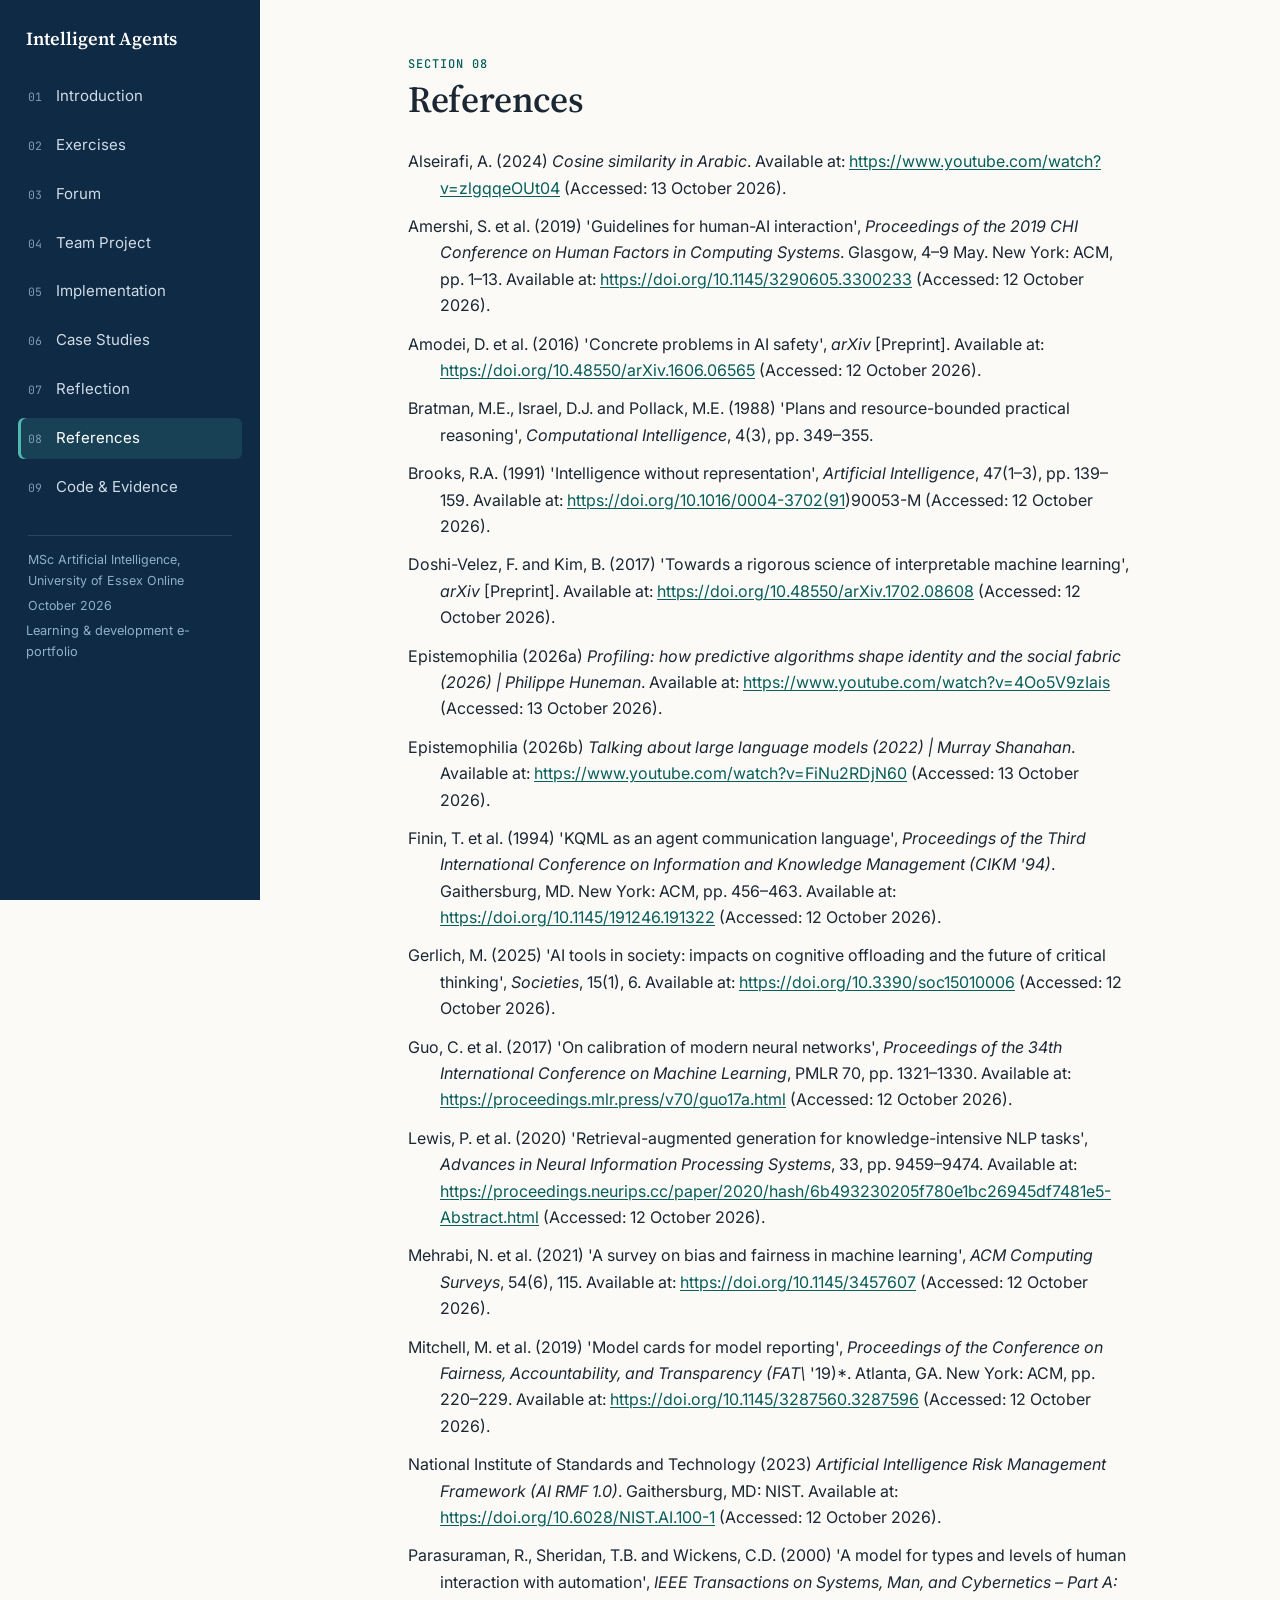
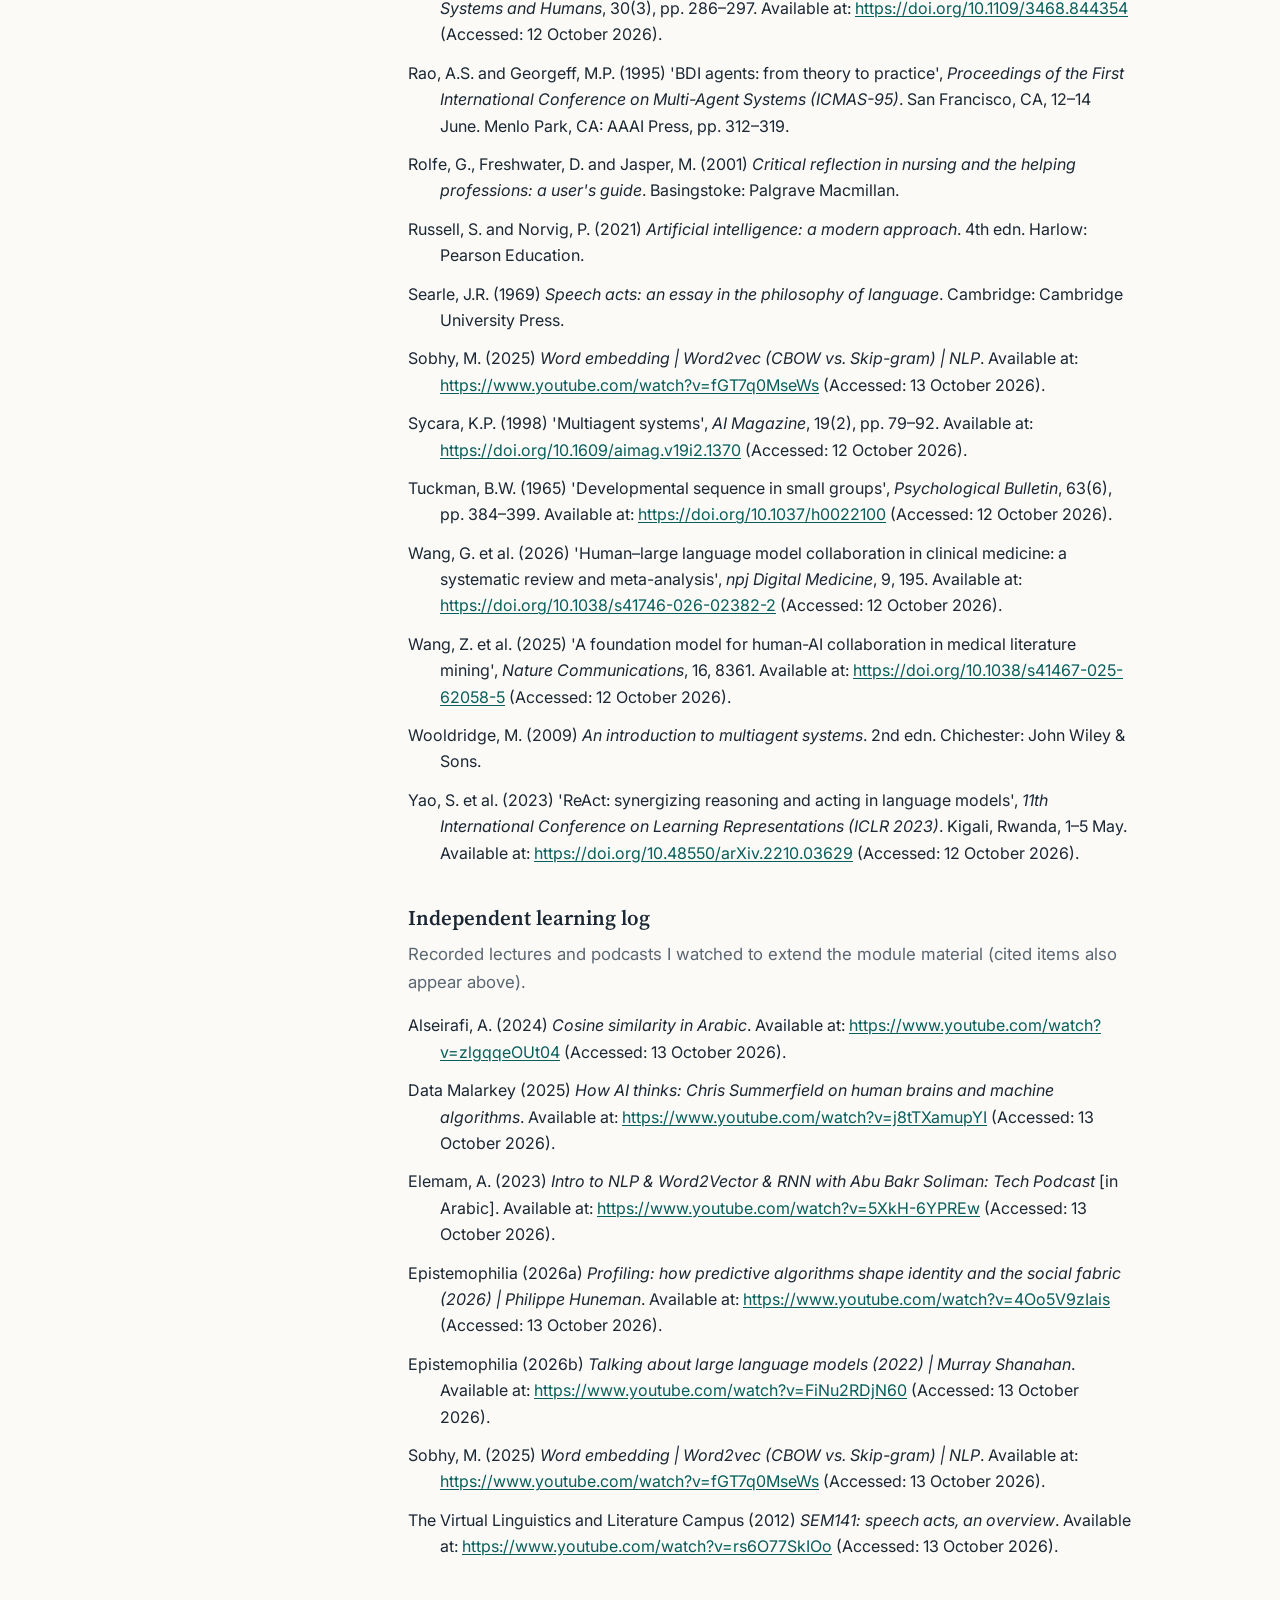
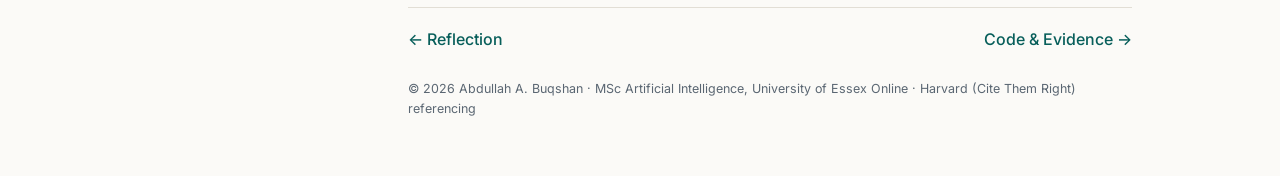
<file: references.html>
<!doctype html>
<html lang="en-GB">
<head>
<meta charset="utf-8">
<meta name="viewport" content="width=device-width, initial-scale=1">
<title>References · Intelligent Agents E-Portfolio</title>
<meta name="description" content="E-portfolio of Abdullah A. Buqshan for the Intelligent Agents module, MSc Artificial Intelligence, University of Essex Online.">
<meta name="author" content="Abdullah A. Buqshan">
<link rel="preconnect" href="https://fonts.googleapis.com"><link rel="preconnect" href="https://fonts.gstatic.com" crossorigin>
<link href="https://fonts.googleapis.com/css2?family=Inter:wght@400;500;600;700&family=Source+Serif+4:opsz,wght@8..60,500;8..60,600&family=JetBrains+Mono:wght@400&display=swap" rel="stylesheet">
<link rel="stylesheet" href="assets/style.css">
<link rel="icon" href="data:image/svg+xml,%3Csvg xmlns='http://www.w3.org/2000/svg' viewBox='0 0 32 32'%3E%3Crect width='32' height='32' rx='7' fill='%230b7a75'/%3E%3Ctext x='16' y='22' font-family='Arial' font-size='15' font-weight='700' fill='white' text-anchor='middle'%3EIA%3C/text%3E%3C/svg%3E">
</head>
<body>
<a class="skip" href="#main">Skip to content</a>
<header class="top">
  <div class="brand"><span class="mark">IA</span><div><strong>Intelligent Agents</strong><span>E-Portfolio · Abdullah A. Buqshan</span></div></div>
  <button class="menu" aria-expanded="false" aria-controls="nav" onclick="const n=document.getElementById('nav');const o=n.classList.toggle('open');this.setAttribute('aria-expanded',o)">Menu</button>
</header>
<div class="shell">
<nav id="nav" aria-label="Sections"><ol><li><a href="index.html"><span class="n">01</span>Introduction</a></li><li><a href="exercises.html"><span class="n">02</span>Exercises</a></li><li><a href="forum.html"><span class="n">03</span>Forum</a></li><li><a href="team-project.html"><span class="n">04</span>Team Project</a></li><li><a href="implementation.html"><span class="n">05</span>Implementation</a></li><li><a href="case-studies.html"><span class="n">06</span>Case Studies</a></li><li><a href="reflection.html"><span class="n">07</span>Reflection</a></li><li><a href="references.html" aria-current="page"><span class="n">08</span>References</a></li><li><a href="code.html"><span class="n">09</span>Code & Evidence</a></li></ol>
<div class="navmeta"><p>MSc Artificial Intelligence, University of Essex Online</p><p>October 2026</p></div></nav>
<main id="main">
<p class="eyebrow">Section 08</p>
<h1>References</h1>
<ol class="refs"><li>Alseirafi, A. (2024) <em>Cosine similarity in Arabic</em>. Available at: <a href="https://www.youtube.com/watch?v=zlgqqeOUt04">https://www.youtube.com/watch?v=zlgqqeOUt04</a> (Accessed: 13 October 2026).</li><li>Amershi, S. et al. (2019) 'Guidelines for human-AI interaction', <em>Proceedings of the 2019 CHI Conference on Human Factors in Computing Systems</em>. Glasgow, 4–9 May. New York: ACM, pp. 1–13. Available at: <a href="https://doi.org/10.1145/3290605.3300233">https://doi.org/10.1145/3290605.3300233</a> (Accessed: 12 October 2026).</li><li>Amodei, D. et al. (2016) 'Concrete problems in AI safety', <em>arXiv</em> [Preprint]. Available at: <a href="https://doi.org/10.48550/arXiv.1606.06565">https://doi.org/10.48550/arXiv.1606.06565</a> (Accessed: 12 October 2026).</li><li>Bratman, M.E., Israel, D.J. and Pollack, M.E. (1988) 'Plans and resource-bounded practical reasoning', <em>Computational Intelligence</em>, 4(3), pp. 349–355.</li><li>Brooks, R.A. (1991) 'Intelligence without representation', <em>Artificial Intelligence</em>, 47(1–3), pp. 139–159. Available at: <a href="https://doi.org/10.1016/0004-3702(91">https://doi.org/10.1016/0004-3702(91</a>)90053-M (Accessed: 12 October 2026).</li><li>Doshi-Velez, F. and Kim, B. (2017) 'Towards a rigorous science of interpretable machine learning', <em>arXiv</em> [Preprint]. Available at: <a href="https://doi.org/10.48550/arXiv.1702.08608">https://doi.org/10.48550/arXiv.1702.08608</a> (Accessed: 12 October 2026).</li><li>Epistemophilia (2026a) <em>Profiling: how predictive algorithms shape identity and the social fabric (2026) | Philippe Huneman</em>. Available at: <a href="https://www.youtube.com/watch?v=4Oo5V9zIais">https://www.youtube.com/watch?v=4Oo5V9zIais</a> (Accessed: 13 October 2026).</li><li>Epistemophilia (2026b) <em>Talking about large language models (2022) | Murray Shanahan</em>. Available at: <a href="https://www.youtube.com/watch?v=FiNu2RDjN60">https://www.youtube.com/watch?v=FiNu2RDjN60</a> (Accessed: 13 October 2026).</li><li>Finin, T. et al. (1994) 'KQML as an agent communication language', <em>Proceedings of the Third International Conference on Information and Knowledge Management (CIKM '94)</em>. Gaithersburg, MD. New York: ACM, pp. 456–463. Available at: <a href="https://doi.org/10.1145/191246.191322">https://doi.org/10.1145/191246.191322</a> (Accessed: 12 October 2026).</li><li>Gerlich, M. (2025) 'AI tools in society: impacts on cognitive offloading and the future of critical thinking', <em>Societies</em>, 15(1), 6. Available at: <a href="https://doi.org/10.3390/soc15010006">https://doi.org/10.3390/soc15010006</a> (Accessed: 12 October 2026).</li><li>Guo, C. et al. (2017) 'On calibration of modern neural networks', <em>Proceedings of the 34th International Conference on Machine Learning</em>, PMLR 70, pp. 1321–1330. Available at: <a href="https://proceedings.mlr.press/v70/guo17a.html">https://proceedings.mlr.press/v70/guo17a.html</a> (Accessed: 12 October 2026).</li><li>Lewis, P. et al. (2020) 'Retrieval-augmented generation for knowledge-intensive NLP tasks', <em>Advances in Neural Information Processing Systems</em>, 33, pp. 9459–9474. Available at: <a href="https://proceedings.neurips.cc/paper/2020/hash/6b493230205f780e1bc26945df7481e5-Abstract.html">https://proceedings.neurips.cc/paper/2020/hash/6b493230205f780e1bc26945df7481e5-Abstract.html</a> (Accessed: 12 October 2026).</li><li>Mehrabi, N. et al. (2021) 'A survey on bias and fairness in machine learning', <em>ACM Computing Surveys</em>, 54(6), 115. Available at: <a href="https://doi.org/10.1145/3457607">https://doi.org/10.1145/3457607</a> (Accessed: 12 October 2026).</li><li>Mitchell, M. et al. (2019) 'Model cards for model reporting', <em>Proceedings of the Conference on Fairness, Accountability, and Transparency (FAT\</em> '19)*. Atlanta, GA. New York: ACM, pp. 220–229. Available at: <a href="https://doi.org/10.1145/3287560.3287596">https://doi.org/10.1145/3287560.3287596</a> (Accessed: 12 October 2026).</li><li>National Institute of Standards and Technology (2023) <em>Artificial Intelligence Risk Management Framework (AI RMF 1.0)</em>. Gaithersburg, MD: NIST. Available at: <a href="https://doi.org/10.6028/NIST.AI.100-1">https://doi.org/10.6028/NIST.AI.100-1</a> (Accessed: 12 October 2026).</li><li>Parasuraman, R., Sheridan, T.B. and Wickens, C.D. (2000) 'A model for types and levels of human interaction with automation', <em>IEEE Transactions on Systems, Man, and Cybernetics – Part A: Systems and Humans</em>, 30(3), pp. 286–297. Available at: <a href="https://doi.org/10.1109/3468.844354">https://doi.org/10.1109/3468.844354</a> (Accessed: 12 October 2026).</li><li>Rao, A.S. and Georgeff, M.P. (1995) 'BDI agents: from theory to practice', <em>Proceedings of the First International Conference on Multi-Agent Systems (ICMAS-95)</em>. San Francisco, CA, 12–14 June. Menlo Park, CA: AAAI Press, pp. 312–319.</li><li>Rolfe, G., Freshwater, D. and Jasper, M. (2001) <em>Critical reflection in nursing and the helping professions: a user's guide</em>. Basingstoke: Palgrave Macmillan.</li><li>Russell, S. and Norvig, P. (2021) <em>Artificial intelligence: a modern approach</em>. 4th edn. Harlow: Pearson Education.</li><li>Searle, J.R. (1969) <em>Speech acts: an essay in the philosophy of language</em>. Cambridge: Cambridge University Press.</li><li>Sobhy, M. (2025) <em>Word embedding | Word2vec (CBOW vs. Skip-gram) | NLP</em>. Available at: <a href="https://www.youtube.com/watch?v=fGT7q0MseWs">https://www.youtube.com/watch?v=fGT7q0MseWs</a> (Accessed: 13 October 2026).</li><li>Sycara, K.P. (1998) 'Multiagent systems', <em>AI Magazine</em>, 19(2), pp. 79–92. Available at: <a href="https://doi.org/10.1609/aimag.v19i2.1370">https://doi.org/10.1609/aimag.v19i2.1370</a> (Accessed: 12 October 2026).</li><li>Tuckman, B.W. (1965) 'Developmental sequence in small groups', <em>Psychological Bulletin</em>, 63(6), pp. 384–399. Available at: <a href="https://doi.org/10.1037/h0022100">https://doi.org/10.1037/h0022100</a> (Accessed: 12 October 2026).</li><li>Wang, G. et al. (2026) 'Human–large language model collaboration in clinical medicine: a systematic review and meta-analysis', <em>npj Digital Medicine</em>, 9, 195. Available at: <a href="https://doi.org/10.1038/s41746-026-02382-2">https://doi.org/10.1038/s41746-026-02382-2</a> (Accessed: 12 October 2026).</li><li>Wang, Z. et al. (2025) 'A foundation model for human-AI collaboration in medical literature mining', <em>Nature Communications</em>, 16, 8361. Available at: <a href="https://doi.org/10.1038/s41467-025-62058-5">https://doi.org/10.1038/s41467-025-62058-5</a> (Accessed: 12 October 2026).</li><li>Wooldridge, M. (2009) <em>An introduction to multiagent systems</em>. 2nd edn. Chichester: John Wiley &amp; Sons.</li><li>Yao, S. et al. (2023) 'ReAct: synergizing reasoning and acting in language models', <em>11th International Conference on Learning Representations (ICLR 2023)</em>. Kigali, Rwanda, 1–5 May. Available at: <a href="https://doi.org/10.48550/arXiv.2210.03629">https://doi.org/10.48550/arXiv.2210.03629</a> (Accessed: 12 October 2026).</li></ol><h3>Independent learning log</h3><p class="lede">Recorded lectures and podcasts I watched to extend the module material (cited items also appear above).</p><ol class="refs"><li>Alseirafi, A. (2024) <em>Cosine similarity in Arabic</em>. Available at: <a href="https://www.youtube.com/watch?v=zlgqqeOUt04">https://www.youtube.com/watch?v=zlgqqeOUt04</a> (Accessed: 13 October 2026).</li><li>Data Malarkey (2025) <em>How AI thinks: Chris Summerfield on human brains and machine algorithms</em>. Available at: <a href="https://www.youtube.com/watch?v=j8tTXamupYI">https://www.youtube.com/watch?v=j8tTXamupYI</a> (Accessed: 13 October 2026).</li><li>Elemam, A. (2023) <em>Intro to NLP &amp; Word2Vector &amp; RNN with Abu Bakr Soliman: Tech Podcast</em> [in Arabic]. Available at: <a href="https://www.youtube.com/watch?v=5XkH-6YPREw">https://www.youtube.com/watch?v=5XkH-6YPREw</a> (Accessed: 13 October 2026).</li><li>Epistemophilia (2026a) <em>Profiling: how predictive algorithms shape identity and the social fabric (2026) | Philippe Huneman</em>. Available at: <a href="https://www.youtube.com/watch?v=4Oo5V9zIais">https://www.youtube.com/watch?v=4Oo5V9zIais</a> (Accessed: 13 October 2026).</li><li>Epistemophilia (2026b) <em>Talking about large language models (2022) | Murray Shanahan</em>. Available at: <a href="https://www.youtube.com/watch?v=FiNu2RDjN60">https://www.youtube.com/watch?v=FiNu2RDjN60</a> (Accessed: 13 October 2026).</li><li>Sobhy, M. (2025) <em>Word embedding | Word2vec (CBOW vs. Skip-gram) | NLP</em>. Available at: <a href="https://www.youtube.com/watch?v=fGT7q0MseWs">https://www.youtube.com/watch?v=fGT7q0MseWs</a> (Accessed: 13 October 2026).</li><li>The Virtual Linguistics and Literature Campus (2012) <em>SEM141: speech acts, an overview</em>. Available at: <a href="https://www.youtube.com/watch?v=rs6O77SkIOo">https://www.youtube.com/watch?v=rs6O77SkIOo</a> (Accessed: 13 October 2026).</li></ol>
<div class="pager"><a class="pn prev" href="reflection.html">← Reflection</a><a class="pn next" href="code.html">Code & Evidence →</a></div>
<footer><p>© 2026 Abdullah A. Buqshan · MSc Artificial Intelligence, University of Essex Online · Harvard (Cite Them Right) referencing</p></footer>
</main>
</div>
</body>
</html>
</file>
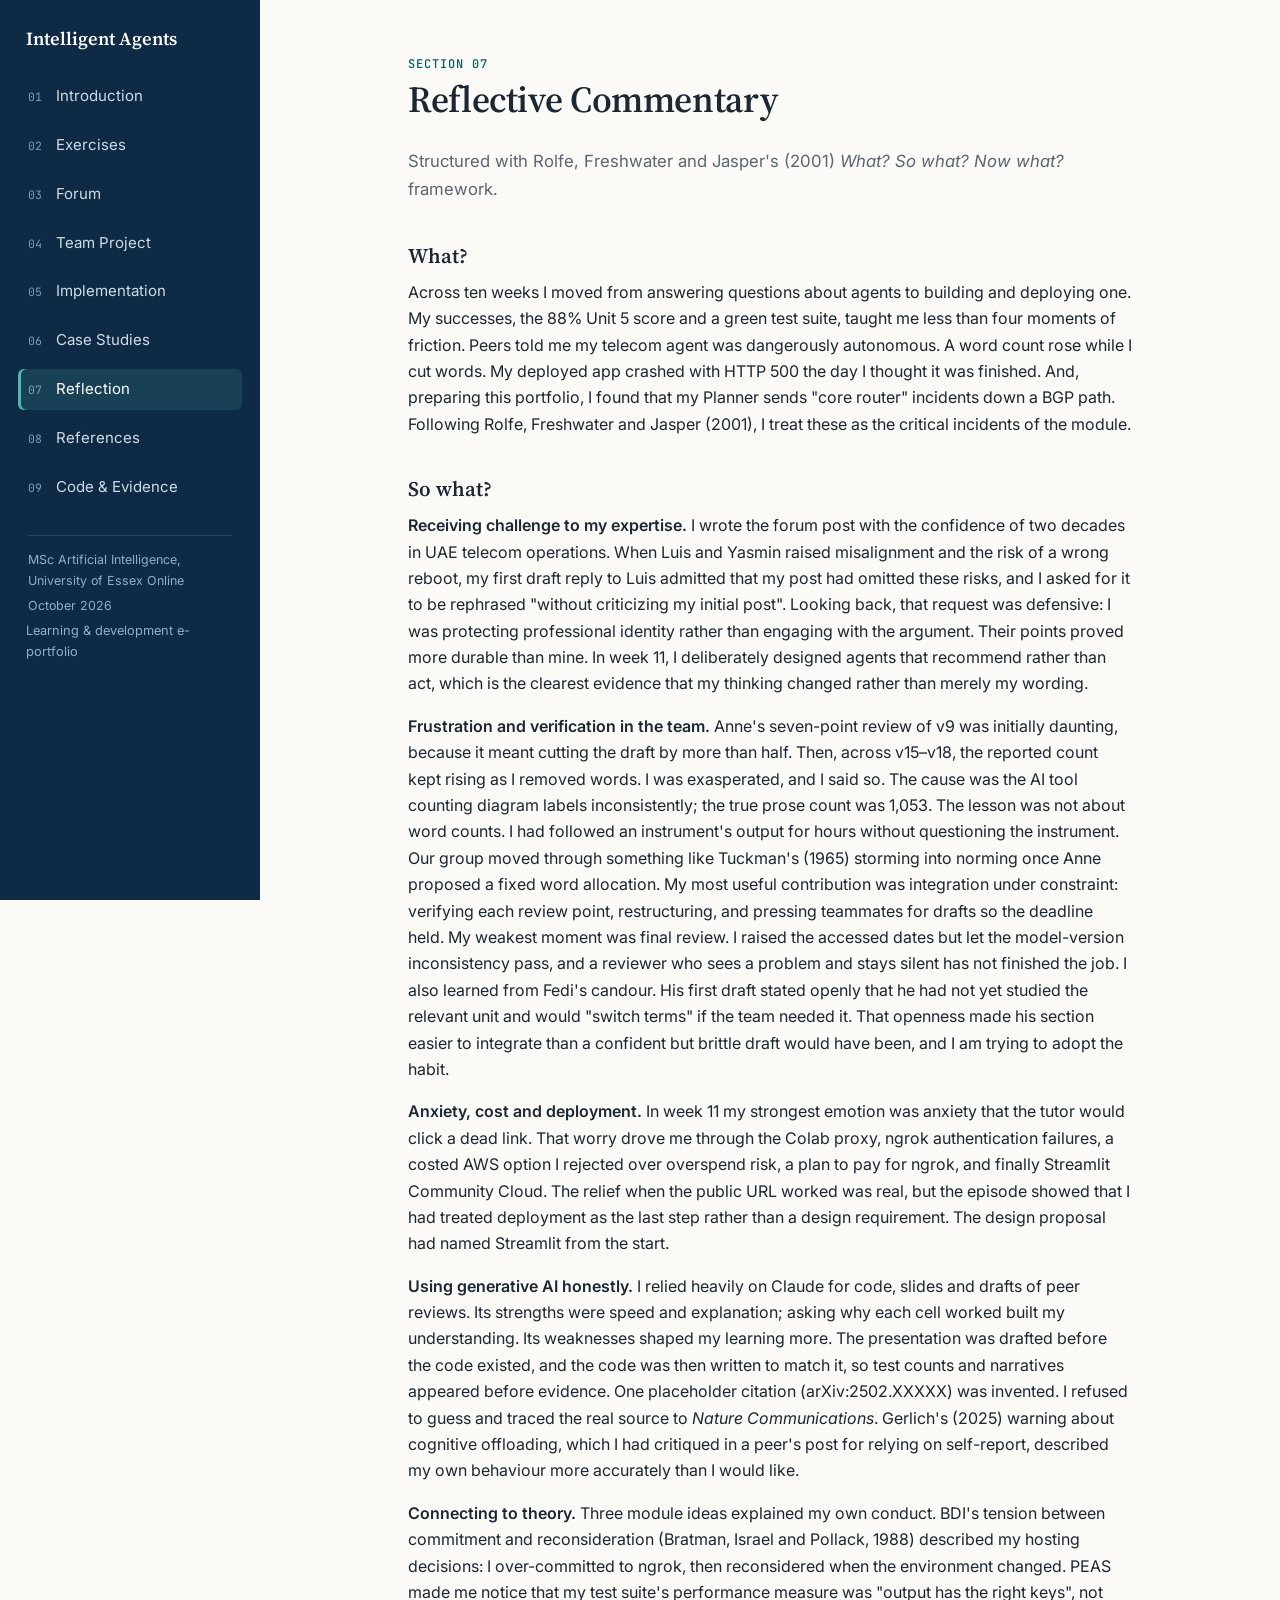
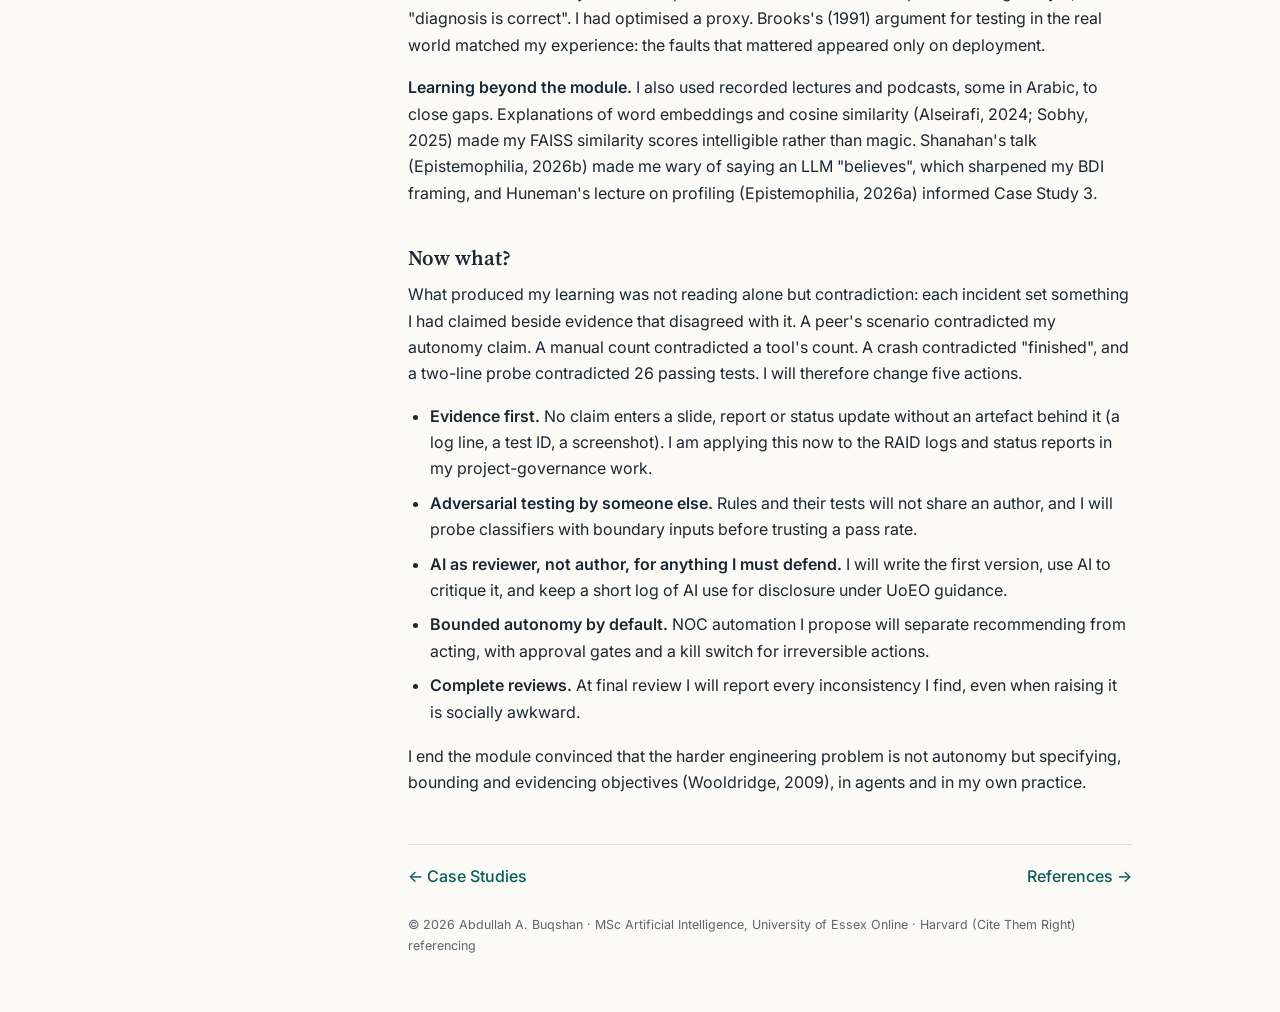
<file: reflection.html>
<!doctype html>
<html lang="en-GB">
<head>
<meta charset="utf-8">
<meta name="viewport" content="width=device-width, initial-scale=1">
<title>Reflective Commentary · Intelligent Agents E-Portfolio</title>
<meta name="description" content="E-portfolio of Abdullah A. Buqshan for the Intelligent Agents module, MSc Artificial Intelligence, University of Essex Online.">
<meta name="author" content="Abdullah A. Buqshan">
<link rel="preconnect" href="https://fonts.googleapis.com"><link rel="preconnect" href="https://fonts.gstatic.com" crossorigin>
<link href="https://fonts.googleapis.com/css2?family=Inter:wght@400;500;600;700&family=Source+Serif+4:opsz,wght@8..60,500;8..60,600&family=JetBrains+Mono:wght@400&display=swap" rel="stylesheet">
<link rel="stylesheet" href="assets/style.css">
<link rel="icon" href="data:image/svg+xml,%3Csvg xmlns='http://www.w3.org/2000/svg' viewBox='0 0 32 32'%3E%3Crect width='32' height='32' rx='7' fill='%230b7a75'/%3E%3Ctext x='16' y='22' font-family='Arial' font-size='15' font-weight='700' fill='white' text-anchor='middle'%3EIA%3C/text%3E%3C/svg%3E">
</head>
<body>
<a class="skip" href="#main">Skip to content</a>
<header class="top">
  <div class="brand"><span class="mark">IA</span><div><strong>Intelligent Agents</strong><span>E-Portfolio · Abdullah A. Buqshan</span></div></div>
  <button class="menu" aria-expanded="false" aria-controls="nav" onclick="const n=document.getElementById('nav');const o=n.classList.toggle('open');this.setAttribute('aria-expanded',o)">Menu</button>
</header>
<div class="shell">
<nav id="nav" aria-label="Sections"><ol><li><a href="index.html"><span class="n">01</span>Introduction</a></li><li><a href="exercises.html"><span class="n">02</span>Exercises</a></li><li><a href="forum.html"><span class="n">03</span>Forum</a></li><li><a href="team-project.html"><span class="n">04</span>Team Project</a></li><li><a href="implementation.html"><span class="n">05</span>Implementation</a></li><li><a href="case-studies.html"><span class="n">06</span>Case Studies</a></li><li><a href="reflection.html" aria-current="page"><span class="n">07</span>Reflection</a></li><li><a href="references.html"><span class="n">08</span>References</a></li><li><a href="code.html"><span class="n">09</span>Code & Evidence</a></li></ol>
<div class="navmeta"><p>MSc Artificial Intelligence, University of Essex Online</p><p>October 2026</p></div></nav>
<main id="main">
<p class="eyebrow">Section 07</p>
<h1>Reflective Commentary</h1>
<p class="lede">Structured with Rolfe, Freshwater and Jasper's (2001) <em>What? So what? Now what?</em> framework.</p><h3>What?</h3>
<p>Across ten weeks I moved from answering questions about agents to building and deploying one. My successes, the 88% Unit 5 score and a green test suite, taught me less than four moments of friction. Peers told me my telecom agent was dangerously autonomous. A word count rose while I cut words. My deployed app crashed with HTTP 500 the day I thought it was finished. And, preparing this portfolio, I found that my Planner sends "core router" incidents down a BGP path. Following Rolfe, Freshwater and Jasper (2001), I treat these as the critical incidents of the module.</p>
<h3>So what?</h3>
<p><strong>Receiving challenge to my expertise.</strong> I wrote the forum post with the confidence of two decades in UAE telecom operations. When Luis and Yasmin raised misalignment and the risk of a wrong reboot, my first draft reply to Luis admitted that my post had omitted these risks, and I asked for it to be rephrased "without criticizing my initial post". Looking back, that request was defensive: I was protecting professional identity rather than engaging with the argument. Their points proved more durable than mine. In week 11, I deliberately designed agents that recommend rather than act, which is the clearest evidence that my thinking changed rather than merely my wording.</p>
<p><strong>Frustration and verification in the team.</strong> Anne's seven-point review of v9 was initially daunting, because it meant cutting the draft by more than half. Then, across v15–v18, the reported count kept rising as I removed words. I was exasperated, and I said so. The cause was the AI tool counting diagram labels inconsistently; the true prose count was 1,053. The lesson was not about word counts. I had followed an instrument's output for hours without questioning the instrument. Our group moved through something like Tuckman's (1965) storming into norming once Anne proposed a fixed word allocation. My most useful contribution was integration under constraint: verifying each review point, restructuring, and pressing teammates for drafts so the deadline held. My weakest moment was final review. I raised the accessed dates but let the model-version inconsistency pass, and a reviewer who sees a problem and stays silent has not finished the job. I also learned from Fedi's candour. His first draft stated openly that he had not yet studied the relevant unit and would "switch terms" if the team needed it. That openness made his section easier to integrate than a confident but brittle draft would have been, and I am trying to adopt the habit.</p>
<p><strong>Anxiety, cost and deployment.</strong> In week 11 my strongest emotion was anxiety that the tutor would click a dead link. That worry drove me through the Colab proxy, ngrok authentication failures, a costed AWS option I rejected over overspend risk, a plan to pay for ngrok, and finally Streamlit Community Cloud. The relief when the public URL worked was real, but the episode showed that I had treated deployment as the last step rather than a design requirement. The design proposal had named Streamlit from the start.</p>
<p><strong>Using generative AI honestly.</strong> I relied heavily on Claude for code, slides and drafts of peer reviews. Its strengths were speed and explanation; asking why each cell worked built my understanding. Its weaknesses shaped my learning more. The presentation was drafted before the code existed, and the code was then written to match it, so test counts and narratives appeared before evidence. One placeholder citation (arXiv:2502.XXXXX) was invented. I refused to guess and traced the real source to <em>Nature Communications</em>. Gerlich's (2025) warning about cognitive offloading, which I had critiqued in a peer's post for relying on self-report, described my own behaviour more accurately than I would like.</p>
<p><strong>Connecting to theory.</strong> Three module ideas explained my own conduct. BDI's tension between commitment and reconsideration (Bratman, Israel and Pollack, 1988) described my hosting decisions: I over-committed to ngrok, then reconsidered when the environment changed. PEAS made me notice that my test suite's performance measure was "output has the right keys", not "diagnosis is correct". I had optimised a proxy. Brooks's (1991) argument for testing in the real world matched my experience: the faults that mattered appeared only on deployment.</p>
<p><strong>Learning beyond the module.</strong> I also used recorded lectures and podcasts, some in Arabic, to close gaps. Explanations of word embeddings and cosine similarity (Alseirafi, 2024; Sobhy, 2025) made my FAISS similarity scores intelligible rather than magic. Shanahan's talk (Epistemophilia, 2026b) made me wary of saying an LLM "believes", which sharpened my BDI framing, and Huneman's lecture on profiling (Epistemophilia, 2026a) informed Case Study 3.</p>
<h3>Now what?</h3>
<p>What produced my learning was not reading alone but contradiction: each incident set something I had claimed beside evidence that disagreed with it. A peer's scenario contradicted my autonomy claim. A manual count contradicted a tool's count. A crash contradicted "finished", and a two-line probe contradicted 26 passing tests. I will therefore change five actions.</p>
<ul><li><strong>Evidence first.</strong> No claim enters a slide, report or status update without an artefact behind it (a log line, a test ID, a screenshot). I am applying this now to the RAID logs and status reports in my project-governance work.</li><li><strong>Adversarial testing by someone else.</strong> Rules and their tests will not share an author, and I will probe classifiers with boundary inputs before trusting a pass rate.</li><li><strong>AI as reviewer, not author, for anything I must defend.</strong> I will write the first version, use AI to critique it, and keep a short log of AI use for disclosure under UoEO guidance.</li><li><strong>Bounded autonomy by default.</strong> NOC automation I propose will separate recommending from acting, with approval gates and a kill switch for irreversible actions.</li><li><strong>Complete reviews.</strong> At final review I will report every inconsistency I find, even when raising it is socially awkward.</li></ul>
<p>I end the module convinced that the harder engineering problem is not autonomy but specifying, bounding and evidencing objectives (Wooldridge, 2009), in agents and in my own practice.</p>
<div class="pager"><a class="pn prev" href="case-studies.html">← Case Studies</a><a class="pn next" href="references.html">References →</a></div>
<footer><p>© 2026 Abdullah A. Buqshan · MSc Artificial Intelligence, University of Essex Online · Harvard (Cite Them Right) referencing</p></footer>
</main>
</div>
</body>
</html>
</file>
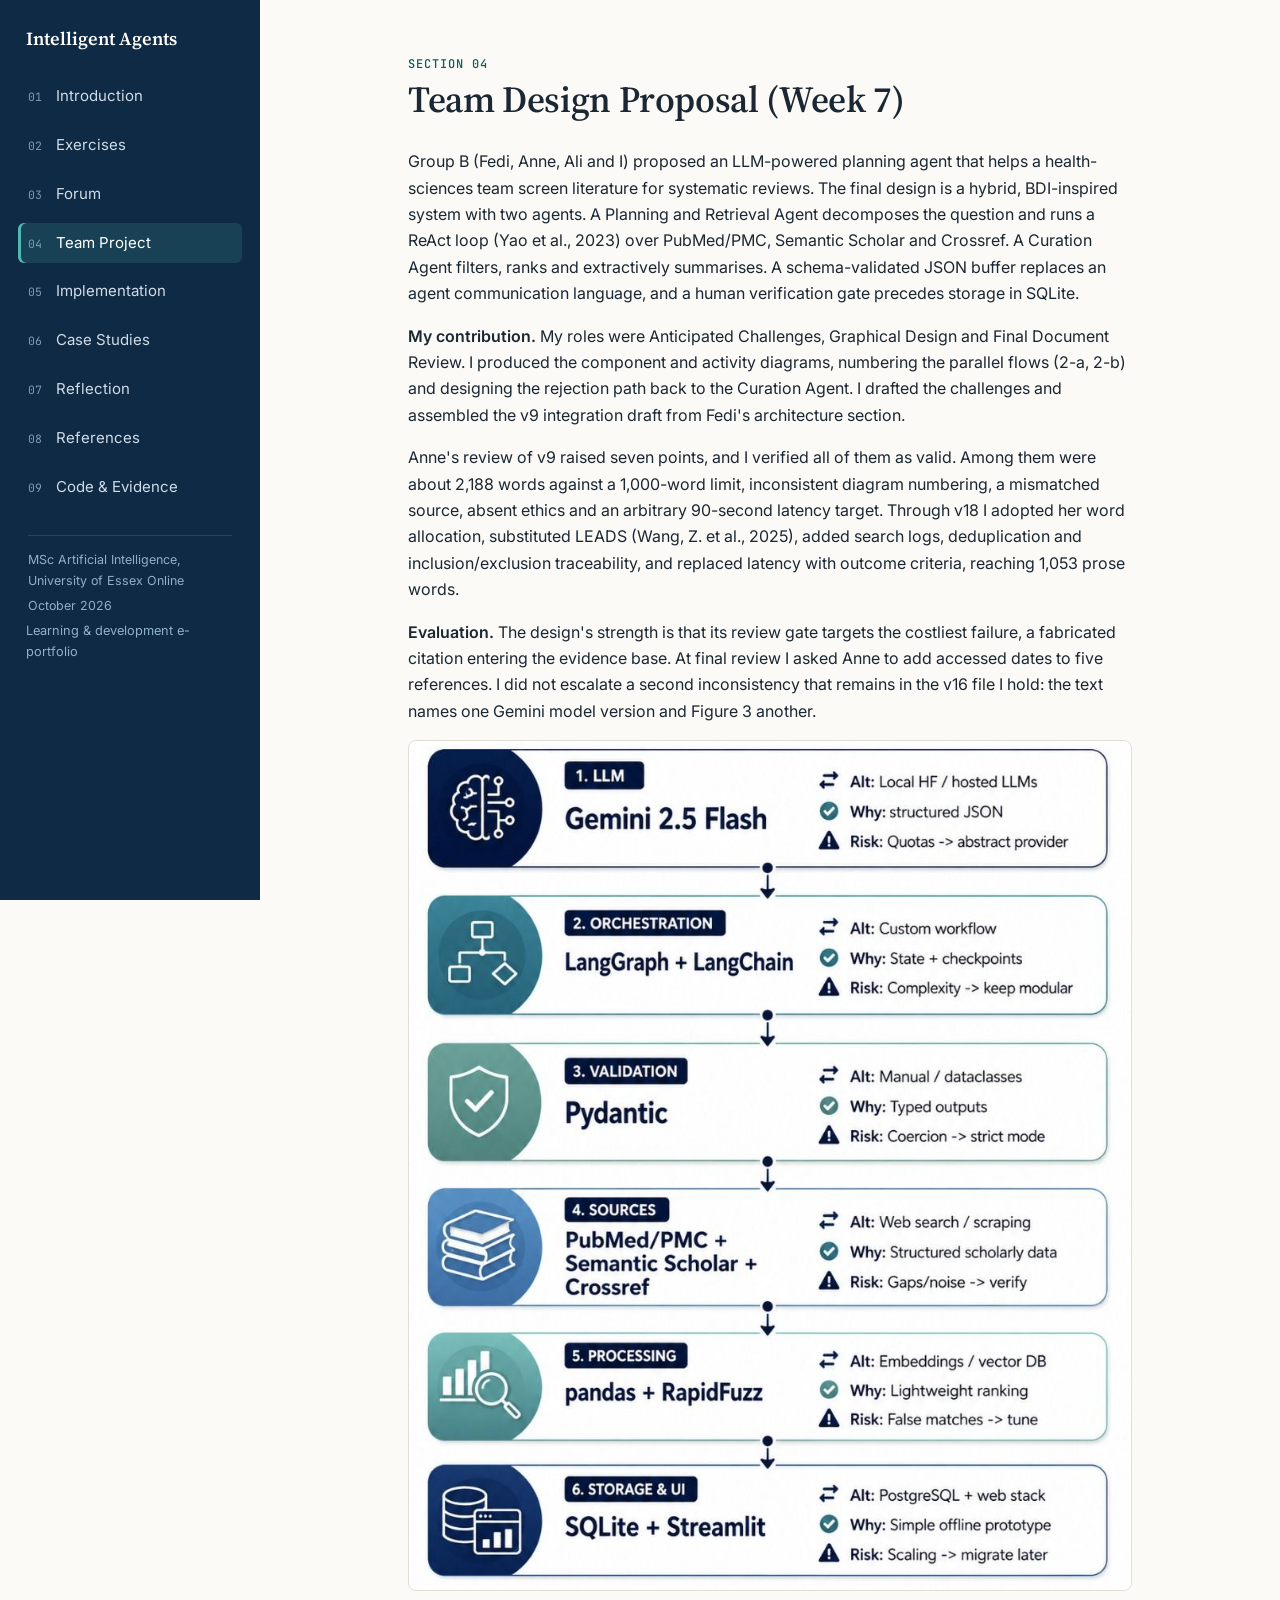
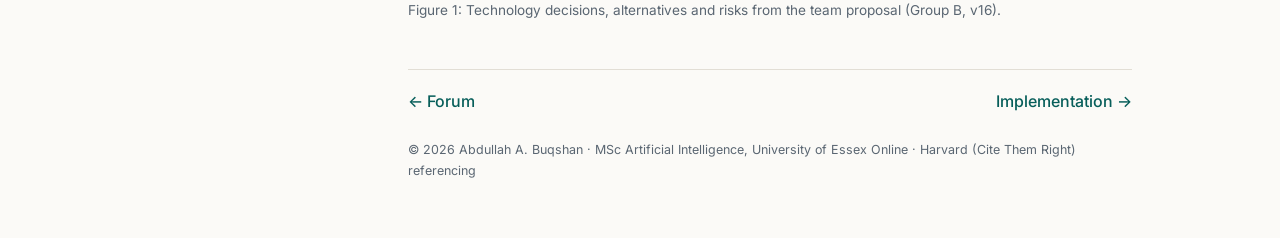
<file: team-project.html>
<!doctype html>
<html lang="en-GB">
<head>
<meta charset="utf-8">
<meta name="viewport" content="width=device-width, initial-scale=1">
<title>Team Design Proposal (Week 7) · Intelligent Agents E-Portfolio</title>
<meta name="description" content="E-portfolio of Abdullah A. Buqshan for the Intelligent Agents module, MSc Artificial Intelligence, University of Essex Online.">
<meta name="author" content="Abdullah A. Buqshan">
<link rel="preconnect" href="https://fonts.googleapis.com"><link rel="preconnect" href="https://fonts.gstatic.com" crossorigin>
<link href="https://fonts.googleapis.com/css2?family=Inter:wght@400;500;600;700&family=Source+Serif+4:opsz,wght@8..60,500;8..60,600&family=JetBrains+Mono:wght@400&display=swap" rel="stylesheet">
<link rel="stylesheet" href="assets/style.css">
<link rel="icon" href="data:image/svg+xml,%3Csvg xmlns='http://www.w3.org/2000/svg' viewBox='0 0 32 32'%3E%3Crect width='32' height='32' rx='7' fill='%230b7a75'/%3E%3Ctext x='16' y='22' font-family='Arial' font-size='15' font-weight='700' fill='white' text-anchor='middle'%3EIA%3C/text%3E%3C/svg%3E">
</head>
<body>
<a class="skip" href="#main">Skip to content</a>
<header class="top">
  <div class="brand"><span class="mark">IA</span><div><strong>Intelligent Agents</strong><span>E-Portfolio · Abdullah A. Buqshan</span></div></div>
  <button class="menu" aria-expanded="false" aria-controls="nav" onclick="const n=document.getElementById('nav');const o=n.classList.toggle('open');this.setAttribute('aria-expanded',o)">Menu</button>
</header>
<div class="shell">
<nav id="nav" aria-label="Sections"><ol><li><a href="index.html"><span class="n">01</span>Introduction</a></li><li><a href="exercises.html"><span class="n">02</span>Exercises</a></li><li><a href="forum.html"><span class="n">03</span>Forum</a></li><li><a href="team-project.html" aria-current="page"><span class="n">04</span>Team Project</a></li><li><a href="implementation.html"><span class="n">05</span>Implementation</a></li><li><a href="case-studies.html"><span class="n">06</span>Case Studies</a></li><li><a href="reflection.html"><span class="n">07</span>Reflection</a></li><li><a href="references.html"><span class="n">08</span>References</a></li><li><a href="code.html"><span class="n">09</span>Code & Evidence</a></li></ol>
<div class="navmeta"><p>MSc Artificial Intelligence, University of Essex Online</p><p>October 2026</p></div></nav>
<main id="main">
<p class="eyebrow">Section 04</p>
<h1>Team Design Proposal (Week 7)</h1>
<p>Group B (Fedi, Anne, Ali and I) proposed an LLM-powered planning agent that helps a health-sciences team screen literature for systematic reviews. The final design is a hybrid, BDI-inspired system with two agents. A Planning and Retrieval Agent decomposes the question and runs a ReAct loop (Yao et al., 2023) over PubMed/PMC, Semantic Scholar and Crossref. A Curation Agent filters, ranks and extractively summarises. A schema-validated JSON buffer replaces an agent communication language, and a human verification gate precedes storage in SQLite.</p>
<p><strong>My contribution.</strong> My roles were Anticipated Challenges, Graphical Design and Final Document Review. I produced the component and activity diagrams, numbering the parallel flows (2-a, 2-b) and designing the rejection path back to the Curation Agent. I drafted the challenges and assembled the v9 integration draft from Fedi's architecture section.</p>
<p>Anne's review of v9 raised seven points, and I verified all of them as valid. Among them were about 2,188 words against a 1,000-word limit, inconsistent diagram numbering, a mismatched source, absent ethics and an arbitrary 90-second latency target. Through v18 I adopted her word allocation, substituted LEADS (Wang, Z. et al., 2025), added search logs, deduplication and inclusion/exclusion traceability, and replaced latency with outcome criteria, reaching 1,053 prose words.</p>
<p><strong>Evaluation.</strong> The design's strength is that its review gate targets the costliest failure, a fabricated citation entering the evidence base. At final review I asked Anne to add accessed dates to five references. I did not escalate a second inconsistency that remains in the v16 file I hold: the text names one Gemini model version and Figure 3 another.</p>
<figure><img src="img/design_fig.jpg" alt="Figure 1: Technology decisions, alternatives and risks from the team proposal (Group B, v16)." loading="lazy"><figcaption>Figure 1: Technology decisions, alternatives and risks from the team proposal (Group B, v16).</figcaption></figure>
<div class="pager"><a class="pn prev" href="forum.html">← Forum</a><a class="pn next" href="implementation.html">Implementation →</a></div>
<footer><p>© 2026 Abdullah A. Buqshan · MSc Artificial Intelligence, University of Essex Online · Harvard (Cite Them Right) referencing</p></footer>
</main>
</div>
</body>
</html>
</file>
<file: assets/style.css>
:root{
  --bg:#fbfaf7; --surface:#ffffff; --panel:#f3f1ec; --ink:#1b2733; --muted:#5a6672; --rule:#e2ded5;
  --accent:#0b7a75; --accent-ink:#075e5a; --accent-bg:#e4f2f0; --navy:#0f2a44; --warn:#b45f06; --warn-bg:#fdf1e3;
  --code-bg:#0f2a44; --code-ink:#e6edf3;
  --svg-panel:#f6f5f1; --svg-rule:#e2ded5; --svg-box:#ffffff; --svg-line:#5b6b7b; --svg-ink:#1b2733; --svg-muted:#5a6672;
  --svg-accent:#0b7a75; --svg-accent-bg:#e4f2f0; --svg-warn:#b45f06; --svg-warn-bg:#fdf1e3;
  --serif:"Source Serif 4",Georgia,serif; --sans:Inter,system-ui,-apple-system,"Segoe UI",sans-serif; --mono:"JetBrains Mono",ui-monospace,Consolas,monospace;
}
@media (prefers-color-scheme:dark){
  :root:not([data-theme="light"]){
    --bg:#11161c; --surface:#161d25; --panel:#1b232c; --ink:#e4e9ee; --muted:#9aa7b4; --rule:#2a343f;
    --accent:#4fb8b1; --accent-ink:#7fd3cd; --accent-bg:#14302f; --navy:#0b1b2b; --warn:#e3a35b; --warn-bg:#33271a;
    --code-bg:#0b1219; --code-ink:#dbe4ec;
    --svg-panel:#1b232c; --svg-rule:#2a343f; --svg-box:#161d25; --svg-line:#8b9aa8; --svg-ink:#e4e9ee; --svg-muted:#9aa7b4;
    --svg-accent:#4fb8b1; --svg-accent-bg:#14302f; --svg-warn:#e3a35b; --svg-warn-bg:#33271a;
  }
}
*{box-sizing:border-box}
html{-webkit-text-size-adjust:100%}
body{margin:0;background:var(--bg);color:var(--ink);font:16px/1.65 var(--sans)}
a{color:var(--accent-ink);text-underline-offset:2px}
.skip{position:absolute;left:-999px}.skip:focus{left:16px;top:8px;background:var(--surface);padding:6px 10px;z-index:9}
.top{display:none}
.shell{display:grid;grid-template-columns:260px minmax(0,1fr);min-height:100vh}
nav{background:var(--navy);color:#cfdbe6;padding:28px 18px;position:sticky;top:0;height:100vh;overflow:auto}
nav::before{content:"Intelligent Agents";display:block;font:600 1.15rem/1.2 var(--serif);color:#fff;margin:0 8px 2px}
nav::after{content:"Learning & development e-portfolio";display:block;font-size:.8rem;color:#8fb0c9;margin:0 8px 0;order:-1}
nav ol{list-style:none;margin:26px 0 0;padding:0}
nav li a{display:flex;gap:10px;align-items:baseline;padding:8px 10px;border-radius:6px;color:#cfdbe6;text-decoration:none;font-size:.94rem}
nav li a:hover{background:rgba(255,255,255,.06);color:#fff}
nav li a[aria-current]{background:rgba(79,184,177,.16);color:#fff;box-shadow:inset 3px 0 0 #4fb8b1}
nav .n{font:400 .72rem var(--mono);color:#7f9bb3;min-width:18px}
.navmeta{margin:28px 10px 0;border-top:1px solid rgba(255,255,255,.12);padding-top:14px;font-size:.78rem;color:#8fb0c9}
.navmeta p{margin:0 0 4px}
main{max-width:820px;width:100%;padding:56px 48px 40px;margin:0 auto}
.eyebrow{font:500 .75rem var(--mono);letter-spacing:.08em;text-transform:uppercase;color:var(--accent-ink);margin:0 0 6px}
h1{font:600 2.3rem/1.15 var(--serif);margin:0 0 28px;letter-spacing:-.01em}
h3{font:600 1.3rem/1.3 var(--serif);margin:38px 0 10px}
p{margin:0 0 16px}
.lede{font-size:1.05rem;color:var(--muted)}
strong{font-weight:600}
code{font:0.88em var(--mono);background:var(--panel);padding:1px 5px;border-radius:4px}
pre.code{background:var(--code-bg);color:var(--code-ink);padding:16px 18px;border-radius:8px;overflow:auto;font:13px/1.55 var(--mono);margin:6px 0 22px}
pre.code code{background:none;padding:0;color:inherit;font:inherit}
ul{padding-left:22px;margin:0 0 18px} li{margin:0 0 8px}
.tbl{overflow-x:auto;margin:8px 0 24px;border:1px solid var(--rule);border-radius:8px;background:var(--surface)}
table{border-collapse:collapse;width:100%;font-size:.92rem}
th{text-align:left;font-weight:600;background:var(--panel);padding:10px 12px;border-bottom:1px solid var(--rule)}
td{padding:9px 12px;border-bottom:1px solid var(--rule);vertical-align:top}
tr:last-child td{border-bottom:0}
figure{margin:12px 0 28px}
figure img{width:100%;height:auto;border:1px solid var(--rule);border-radius:8px;display:block;background:#fff}
figure svg{width:100%;height:auto;display:block}
figcaption{font-size:.85rem;color:var(--muted);margin-top:8px}
.rolfe{display:grid;gap:10px;margin:6px 0 22px}
.r{background:var(--surface);border:1px solid var(--rule);border-left:4px solid var(--accent);border-radius:8px;padding:12px 16px}
.r p{margin:0}
.r-so-what{border-left-color:var(--navy)} @media (prefers-color-scheme:dark){.r-so-what{border-left-color:#8fb0c9}}
.r-now-what{border-left-color:var(--warn)}
.rl{display:block;font:600 .72rem var(--mono);letter-spacing:.08em;text-transform:uppercase;color:var(--muted);margin-bottom:4px}
.cover{background:var(--surface);border:1px solid var(--rule);border-radius:10px;padding:20px 22px;margin:0 0 30px;display:grid;grid-template-columns:1fr auto;gap:22px;align-items:center}
.cover dl{margin:0;display:grid;gap:8px}
.cover dl div{display:grid;grid-template-columns:120px 1fr;gap:10px}
.cover dt{font-size:.78rem;text-transform:uppercase;letter-spacing:.06em;color:var(--muted);padding-top:2px}
.cover dd{margin:0;font-size:.95rem}
.wcount{display:grid;gap:12px}
.wcount div{display:flex;align-items:center;gap:10px;font-size:.78rem;color:var(--muted);line-height:1.3}
.wcount .big{font:600 1.7rem var(--serif);color:var(--accent-ink);min-width:72px;text-align:right}
.refs{padding-left:0;list-style:none}
.refs li{padding-left:2em;text-indent:-2em;margin-bottom:12px;overflow-wrap:anywhere}
.files{columns:2;column-gap:28px} .files li{break-inside:avoid}
.pager{display:flex;justify-content:space-between;margin:48px 0 0;padding-top:18px;border-top:1px solid var(--rule)}
.pn{text-decoration:none;font-weight:500}
footer{margin-top:26px;font-size:.78rem;color:var(--muted)}
@media (max-width:860px){
  .shell{display:block}
  .top{display:flex;justify-content:space-between;align-items:center;background:var(--navy);color:#fff;padding:12px 16px;position:sticky;top:0;z-index:5}
  .brand{display:flex;gap:10px;align-items:center}.brand span{display:block;font-size:.75rem;color:#8fb0c9}
  .mark{display:grid!important;place-items:center;width:32px;height:32px;border-radius:7px;background:#0b7a75;color:#fff!important;font:700 .8rem var(--sans)!important}
  .menu{background:transparent;border:1px solid rgba(255,255,255,.3);color:#fff;border-radius:6px;padding:6px 12px;font:inherit;font-size:.85rem}
  nav{display:none;position:static;height:auto;padding:8px 16px 16px}
  nav.open{display:block} nav::before,nav::after{display:none} nav ol{margin-top:4px}
  main{padding:28px 16px 32px}
  h1{font-size:1.8rem}
  .cover{grid-template-columns:1fr}
  .cover dl div{grid-template-columns:1fr;gap:0}
  .files{columns:1}
}
@media print{nav,.top,.pager{display:none}.shell{display:block}main{padding:0}}
</file>
